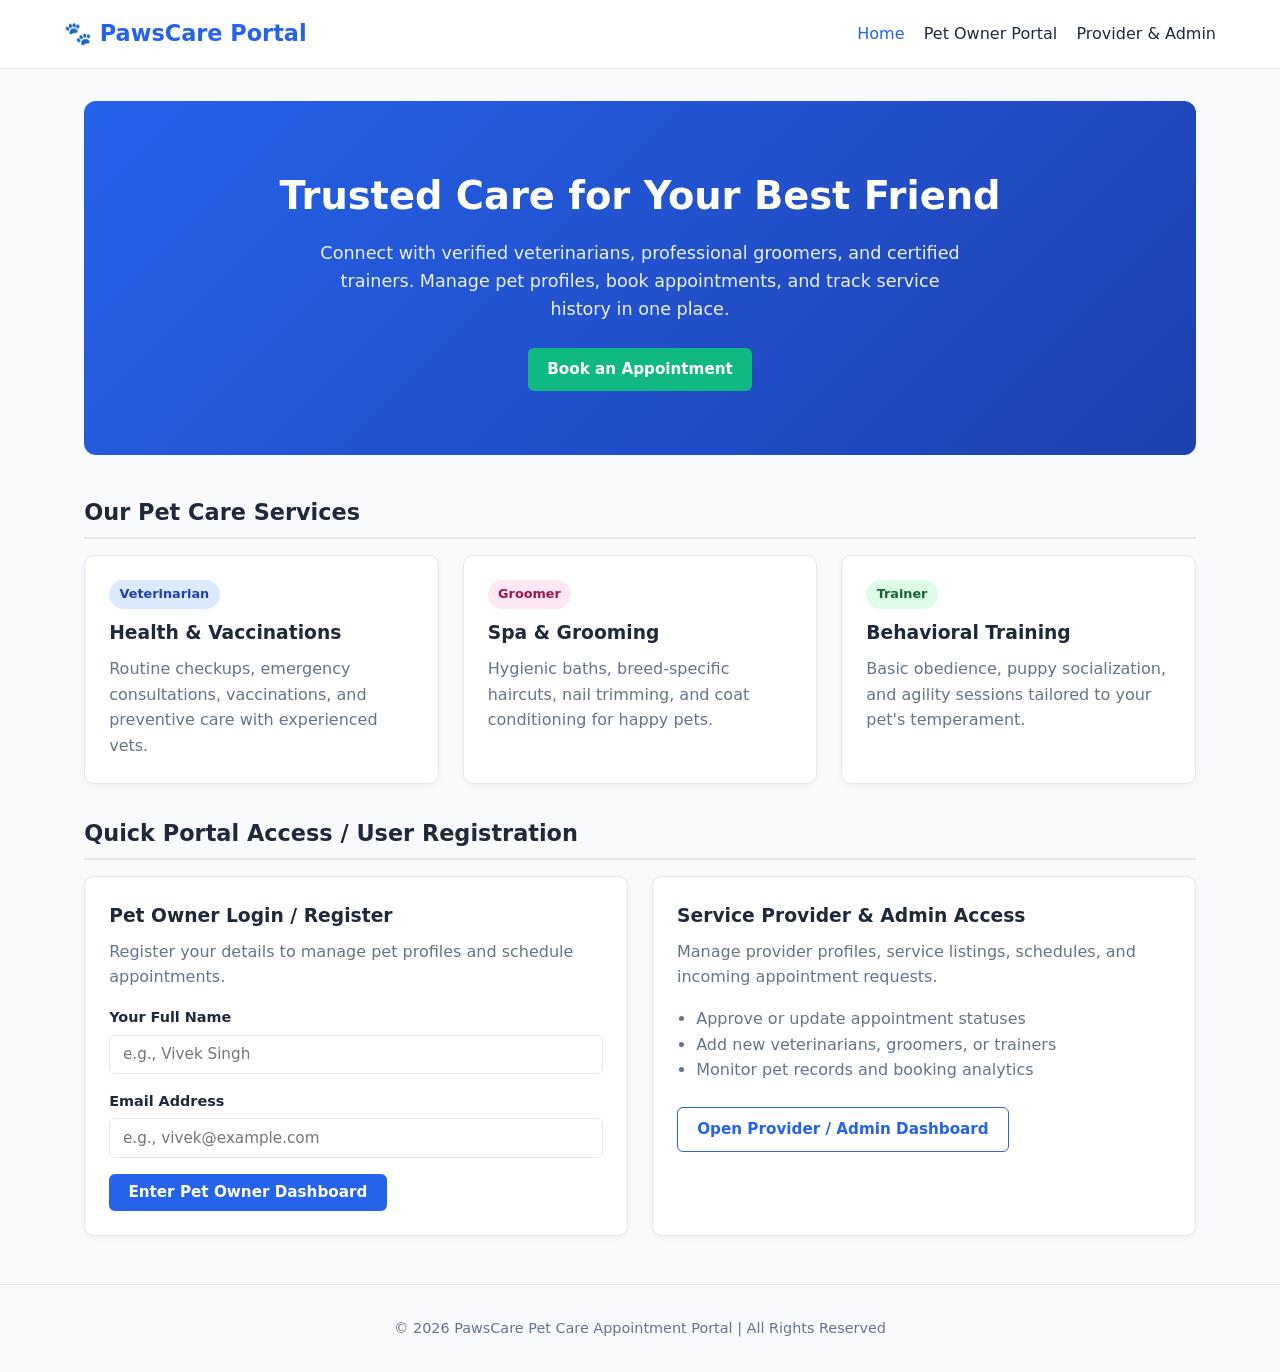
<file: index.html>
<!DOCTYPE html>
<html lang="en">
<head>
  <meta charset="UTF-8" />
  <meta name="viewport" content="width=device-width, initial-scale=1.0" />
  <title>PawsCare | Pet Care Appointment Portal</title>
  <link rel="stylesheet" href="style.css" />
</head>
<body>
  <nav>
    <a href="index.html" class="logo">🐾 PawsCare Portal</a>
    <div class="nav-links">
      <a href="index.html" class="active">Home</a>
      <a href="dashboard.html">Pet Owner Portal</a>
      <a href="admin.html">Provider & Admin</a>
    </div>
  </nav>

  <div class="container">
    <section class="hero">
      <h1>Trusted Care for Your Best Friend</h1>
      <p>Connect with verified veterinarians, professional groomers, and certified trainers. Manage pet profiles, book appointments, and track service history in one place.</p>
      <a href="dashboard.html" class="btn btn-success">Book an Appointment</a>
    </section>

    <h2 class="section-title">Our Pet Care Services</h2>
    <div class="grid">
      <div class="card">
        <span class="badge badge-vet">Veterinarian</span>
        <h3 style="margin-top: 0.6rem;">Health & Vaccinations</h3>
        <p style="color: var(--muted);">Routine checkups, emergency consultations, vaccinations, and preventive care with experienced vets.</p>
      </div>
      <div class="card">
        <span class="badge badge-groomer">Groomer</span>
        <h3 style="margin-top: 0.6rem;">Spa & Grooming</h3>
        <p style="color: var(--muted);">Hygienic baths, breed-specific haircuts, nail trimming, and coat conditioning for happy pets.</p>
      </div>
      <div class="card">
        <span class="badge badge-trainer">Trainer</span>
        <h3 style="margin-top: 0.6rem;">Behavioral Training</h3>
        <p style="color: var(--muted);">Basic obedience, puppy socialization, and agility sessions tailored to your pet's temperament.</p>
      </div>
    </div>

    <h2 class="section-title">Quick Portal Access / User Registration</h2>
    <div class="grid">
      <div class="card">
        <h3>Pet Owner Login / Register</h3>
        <p style="color: var(--muted); margin-bottom: 1rem;">Register your details to manage pet profiles and schedule appointments.</p>
        <form id="ownerLoginForm">
          <div class="form-group">
            <label for="ownerName">Your Full Name</label>
            <input type="text" id="ownerName" placeholder="e.g., Vivek Singh" required />
          </div>
          <div class="form-group">
            <label for="ownerEmail">Email Address</label>
            <input type="email" id="ownerEmail" placeholder="e.g., vivek@example.com" required />
          </div>
          <button type="submit" class="btn btn-primary">Enter Pet Owner Dashboard</button>
        </form>
      </div>

      <div class="card">
        <h3>Service Provider & Admin Access</h3>
        <p style="color: var(--muted); margin-bottom: 1rem;">Manage provider profiles, service listings, schedules, and incoming appointment requests.</p>
        <ul style="margin-left: 1.2rem; margin-bottom: 1.5rem; color: var(--muted);">
          <li>Approve or update appointment statuses</li>
          <li>Add new veterinarians, groomers, or trainers</li>
          <li>Monitor pet records and booking analytics</li>
        </ul>
        <a href="admin.html" class="btn btn-outline">Open Provider / Admin Dashboard</a>
      </div>
    </div>
  </div>

  <footer>
    &copy; 2026 PawsCare Pet Care Appointment Portal | All Rights Reserved
  </footer>

  <script src="app.js"></script>
</body>
</html>
</file>
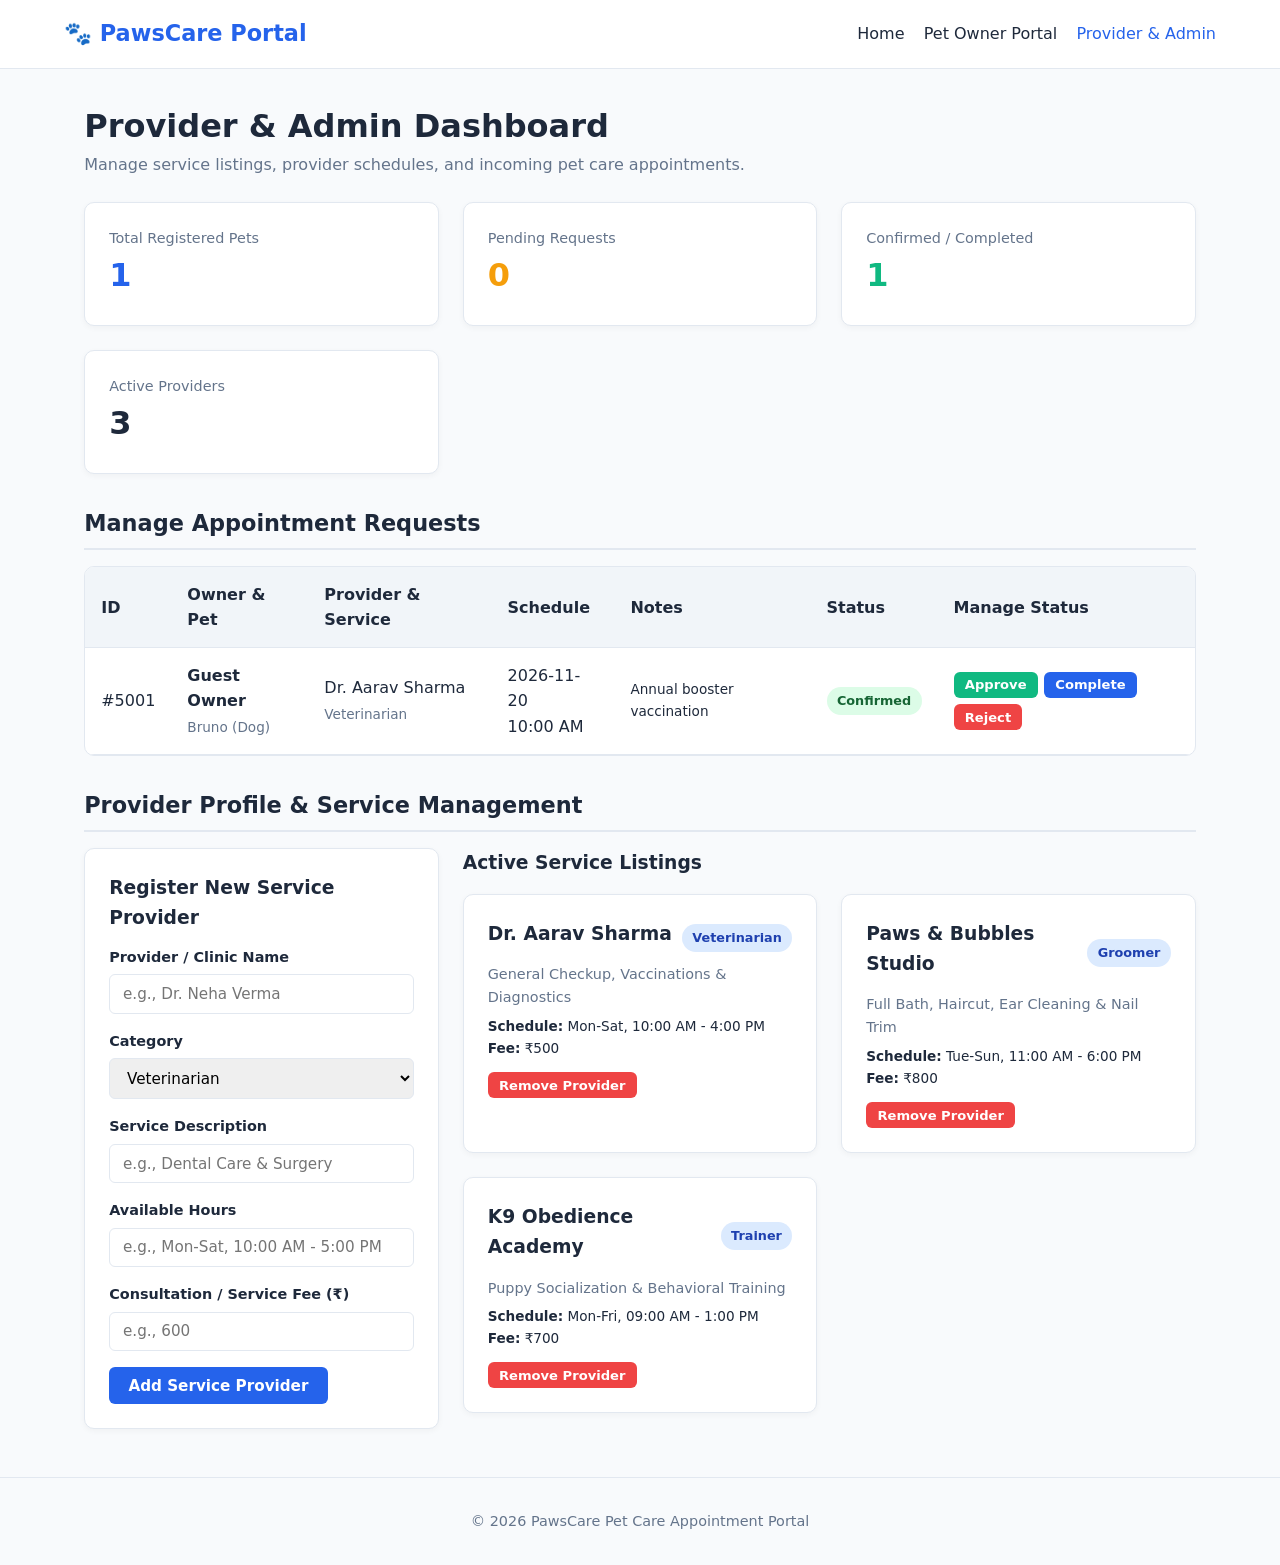
<file: admin.html>
<!DOCTYPE html>
<html lang="en">
<head>
  <meta charset="UTF-8" />
  <meta name="viewport" content="width=device-width, initial-scale=1.0" />
  <title>Provider & Admin Dashboard | PawsCare</title>
  <link rel="stylesheet" href="style.css" />
</head>
<body>
  <nav>
    <a href="index.html" class="logo">🐾 PawsCare Portal</a>
    <div class="nav-links">
      <a href="index.html">Home</a>
      <a href="dashboard.html">Pet Owner Portal</a>
      <a href="admin.html" class="active">Provider & Admin</a>
    </div>
  </nav>

  <div class="container">
    <h1>Provider & Admin Dashboard</h1>
    <p style="color: var(--muted);">Manage service listings, provider schedules, and incoming pet care appointments.</p>

    <!-- Summary Stats -->
    <div class="grid" style="margin-top: 1.5rem;">
      <div class="card">
        <p style="color: var(--muted); font-size: 0.9rem;">Total Registered Pets</p>
        <h2 id="statPets" style="font-size: 2rem; color: var(--primary);">0</h2>
      </div>
      <div class="card">
        <p style="color: var(--muted); font-size: 0.9rem;">Pending Requests</p>
        <h2 id="statPending" style="font-size: 2rem; color: var(--warning);">0</h2>
      </div>
      <div class="card">
        <p style="color: var(--muted); font-size: 0.9rem;">Confirmed / Completed</p>
        <h2 id="statConfirmed" style="font-size: 2rem; color: var(--secondary);">0</h2>
      </div>
      <div class="card">
        <p style="color: var(--muted); font-size: 0.9rem;">Active Providers</p>
        <h2 id="statProviders" style="font-size: 2rem; color: var(--text);">0</h2>
      </div>
    </div>

    <!-- Incoming Appointments Management -->
    <h2 class="section-title">Manage Appointment Requests</h2>
    <div class="table-wrapper">
      <table>
        <thead>
          <tr>
            <th>ID</th>
            <th>Owner & Pet</th>
            <th>Provider & Service</th>
            <th>Schedule</th>
            <th>Notes</th>
            <th>Status</th>
            <th>Manage Status</th>
          </tr>
        </thead>
        <tbody id="adminAppointmentsTable"></tbody>
      </table>
    </div>

    <!-- Add New Service Provider -->
    <h2 class="section-title">Provider Profile & Service Management</h2>
    <div class="grid">
      <div class="card">
        <h3>Register New Service Provider</h3>
        <form id="addProviderForm" style="margin-top: 0.8rem;">
          <div class="form-group">
            <label for="provName">Provider / Clinic Name</label>
            <input type="text" id="provName" placeholder="e.g., Dr. Neha Verma" required />
          </div>
          <div class="form-group">
            <label for="provRole">Category</label>
            <select id="provRole" required>
              <option value="Veterinarian">Veterinarian</option>
              <option value="Groomer">Groomer</option>
              <option value="Trainer">Trainer</option>
            </select>
          </div>
          <div class="form-group">
            <label for="provSpecialty">Service Description</label>
            <input type="text" id="provSpecialty" placeholder="e.g., Dental Care & Surgery" required />
          </div>
          <div class="form-group">
            <label for="provSchedule">Available Hours</label>
            <input type="text" id="provSchedule" placeholder="e.g., Mon-Sat, 10:00 AM - 5:00 PM" required />
          </div>
          <div class="form-group">
            <label for="provFee">Consultation / Service Fee (₹)</label>
            <input type="number" id="provFee" min="100" placeholder="e.g., 600" required />
          </div>
          <button type="submit" class="btn btn-primary">Add Service Provider</button>
        </form>
      </div>

      <div style="grid-column: span 2;">
        <h3>Active Service Listings</h3>
        <div id="adminProviderList" class="grid"></div>
      </div>
    </div>
  </div>

  <footer>
    &copy; 2026 PawsCare Pet Care Appointment Portal
  </footer>

  <script src="app.js"></script>
</body>
</html>
</file>
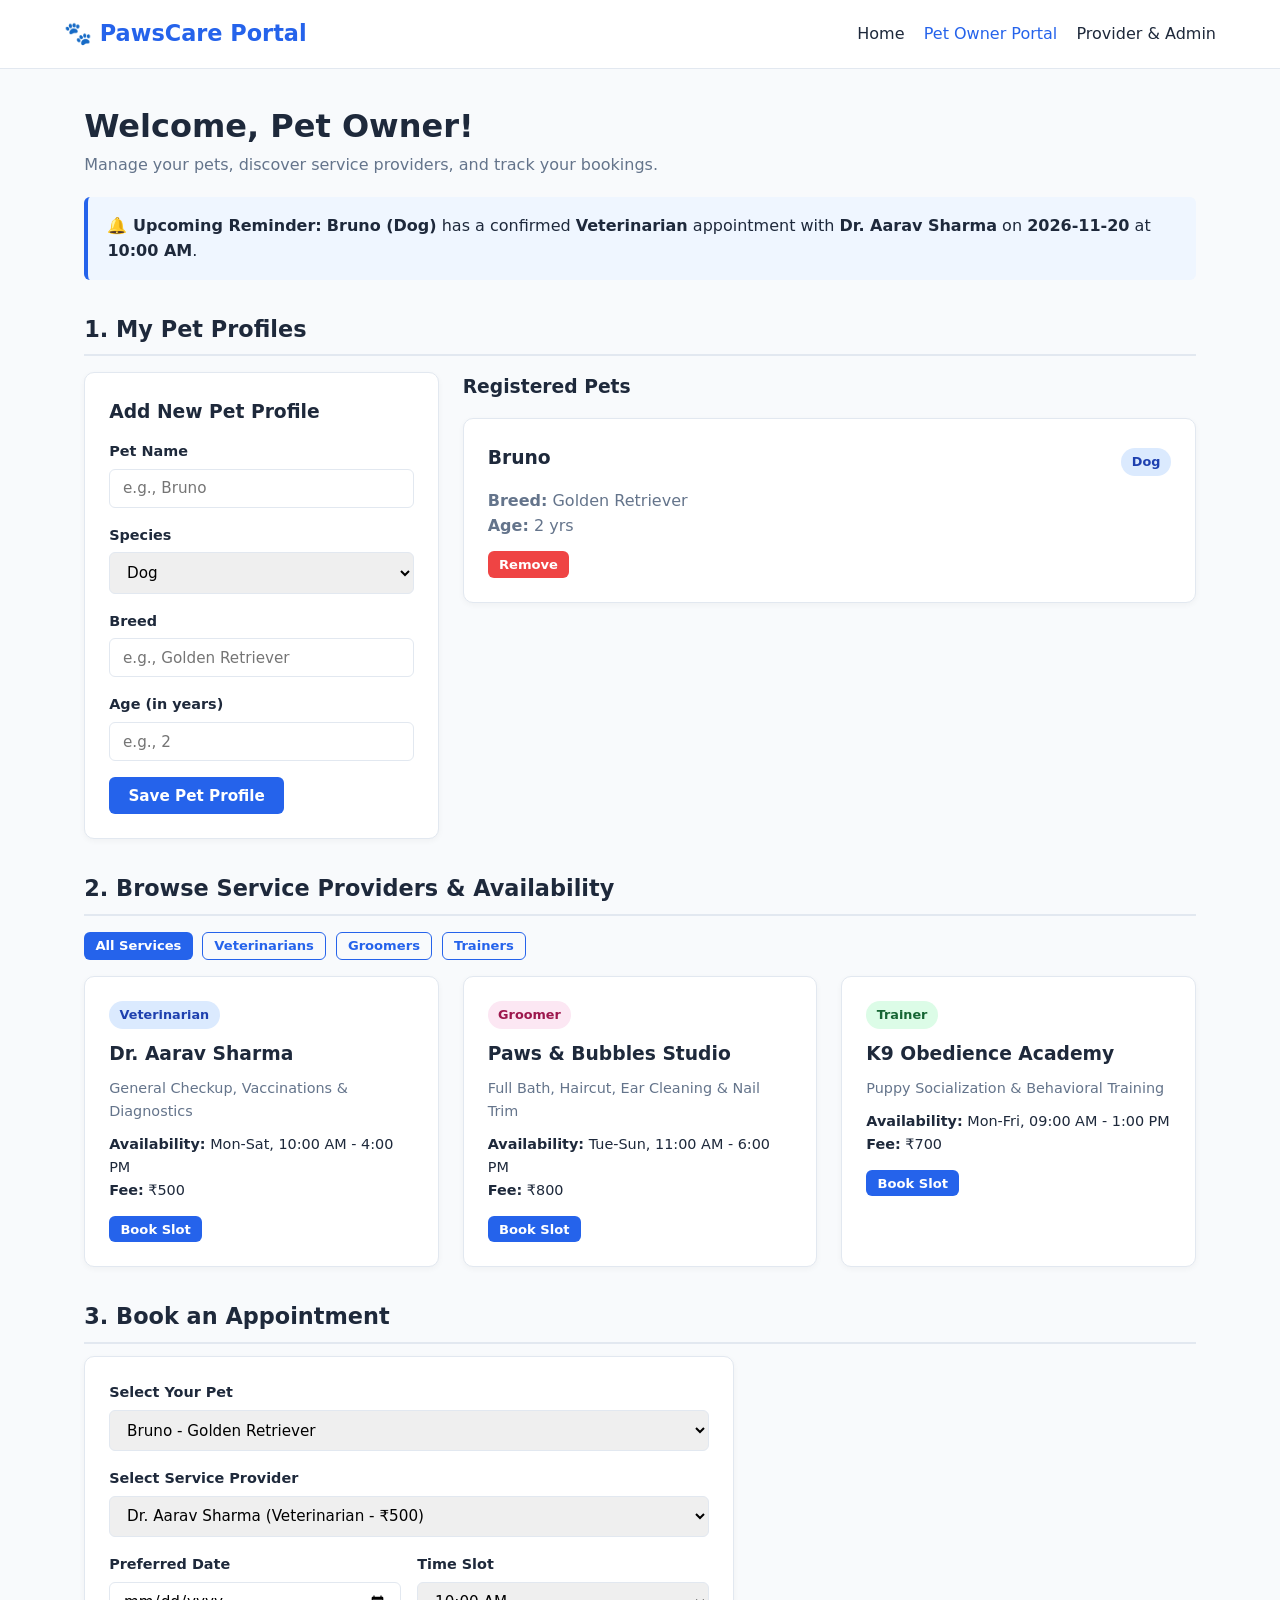
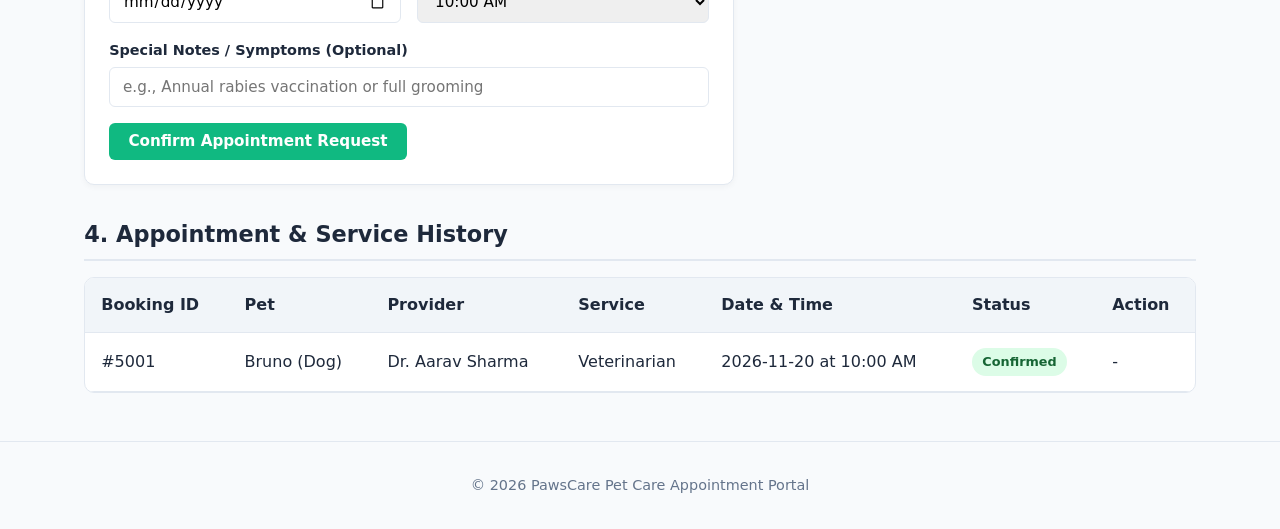
<file: dashboard.html>
<!DOCTYPE html>
<html lang="en">
<head>
  <meta charset="UTF-8" />
  <meta name="viewport" content="width=device-width, initial-scale=1.0" />
  <title>Pet Owner Dashboard | PawsCare</title>
  <link rel="stylesheet" href="style.css" />
</head>
<body>
  <nav>
    <a href="index.html" class="logo">🐾 PawsCare Portal</a>
    <div class="nav-links">
      <a href="index.html">Home</a>
      <a href="dashboard.html" class="active">Pet Owner Portal</a>
      <a href="admin.html">Provider & Admin</a>
    </div>
  </nav>

  <div class="container">
    <div style="display: flex; justify-content: space-between; align-items: center; flex-wrap: wrap; gap: 1rem;">
      <div>
        <h1 id="welcomeHeading">Welcome, Pet Owner!</h1>
        <p style="color: var(--muted);">Manage your pets, discover service providers, and track your bookings.</p>
      </div>
    </div>

    <!-- Reminder & Notification Banner -->
    <div id="reminderContainer" style="margin-top: 1.2rem;"></div>

    <!-- Section 1: Pet Profile Management -->
    <h2 class="section-title">1. My Pet Profiles</h2>
    <div class="grid">
      <div class="card">
        <h3>Add New Pet Profile</h3>
        <form id="addPetForm" style="margin-top: 0.8rem;">
          <div class="form-group">
            <label for="petName">Pet Name</label>
            <input type="text" id="petName" placeholder="e.g., Bruno" required />
          </div>
          <div class="form-group">
            <label for="petSpecies">Species</label>
            <select id="petSpecies" required>
              <option value="Dog">Dog</option>
              <option value="Cat">Cat</option>
              <option value="Bird">Bird</option>
              <option value="Rabbit">Rabbit</option>
            </select>
          </div>
          <div class="form-group">
            <label for="petBreed">Breed</label>
            <input type="text" id="petBreed" placeholder="e.g., Golden Retriever" required />
          </div>
          <div class="form-group">
            <label for="petAge">Age (in years)</label>
            <input type="number" id="petAge" min="0" max="30" step="0.5" placeholder="e.g., 2" required />
          </div>
          <button type="submit" class="btn btn-primary">Save Pet Profile</button>
        </form>
      </div>

      <div style="grid-column: span 2;">
        <h3>Registered Pets</h3>
        <div id="petList" class="grid"></div>
      </div>
    </div>

    <!-- Section 2: Browse Service Providers -->
    <h2 class="section-title">2. Browse Service Providers & Availability</h2>
    <div class="filter-bar">
      <button class="btn btn-primary btn-sm filter-btn" data-role="All">All Services</button>
      <button class="btn btn-outline btn-sm filter-btn" data-role="Veterinarian">Veterinarians</button>
      <button class="btn btn-outline btn-sm filter-btn" data-role="Groomer">Groomers</button>
      <button class="btn btn-outline btn-sm filter-btn" data-role="Trainer">Trainers</button>
    </div>
    <div id="providerList" class="grid"></div>

    <!-- Section 3: Book an Appointment -->
    <h2 class="section-title" id="bookingSection">3. Book an Appointment</h2>
    <div class="card" style="max-width: 650px;">
      <form id="bookAppointmentForm">
        <div class="form-group">
          <label for="selectPet">Select Your Pet</label>
          <select id="selectPet" required></select>
        </div>
        <div class="form-group">
          <label for="selectProvider">Select Service Provider</label>
          <select id="selectProvider" required></select>
        </div>
        <div class="grid" style="margin-top: 0; gap: 1rem;">
          <div class="form-group">
            <label for="apptDate">Preferred Date</label>
            <input type="date" id="apptDate" required />
          </div>
          <div class="form-group">
            <label for="apptTime">Time Slot</label>
            <select id="apptTime" required>
              <option value="10:00 AM">10:00 AM</option>
              <option value="11:30 AM">11:30 AM</option>
              <option value="02:00 PM">02:00 PM</option>
              <option value="04:30 PM">04:30 PM</option>
            </select>
          </div>
        </div>
        <div class="form-group">
          <label for="apptNotes">Special Notes / Symptoms (Optional)</label>
          <input type="text" id="apptNotes" placeholder="e.g., Annual rabies vaccination or full grooming" />
        </div>
        <button type="submit" class="btn btn-success">Confirm Appointment Request</button>
      </form>
    </div>

    <!-- Section 4: Service & Appointment History -->
    <h2 class="section-title">4. Appointment & Service History</h2>
    <div class="table-wrapper">
      <table>
        <thead>
          <tr>
            <th>Booking ID</th>
            <th>Pet</th>
            <th>Provider</th>
            <th>Service</th>
            <th>Date & Time</th>
            <th>Status</th>
            <th>Action</th>
          </tr>
        </thead>
        <tbody id="ownerAppointmentsTable"></tbody>
      </table>
    </div>
  </div>

  <footer>
    &copy; 2026 PawsCare Pet Care Appointment Portal
  </footer>

  <script src="app.js"></script>
</body>
</html>
</file>
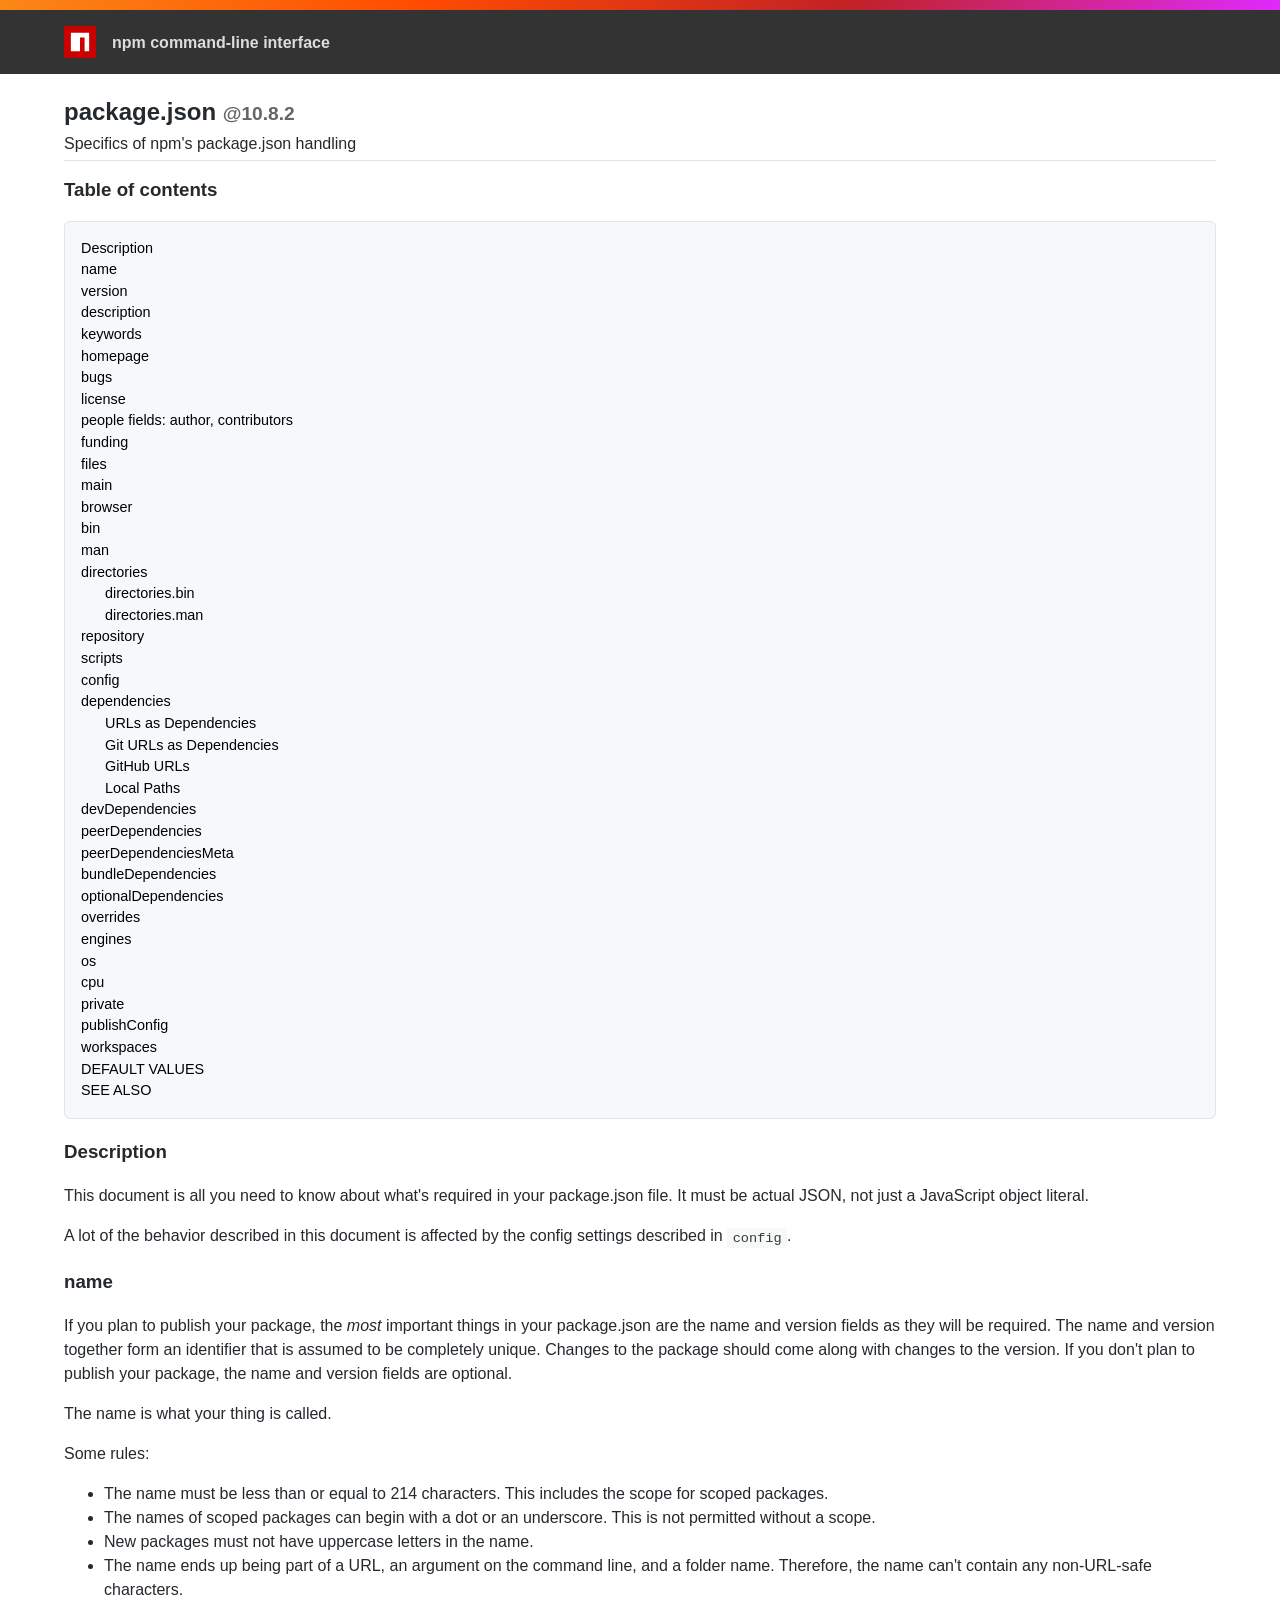
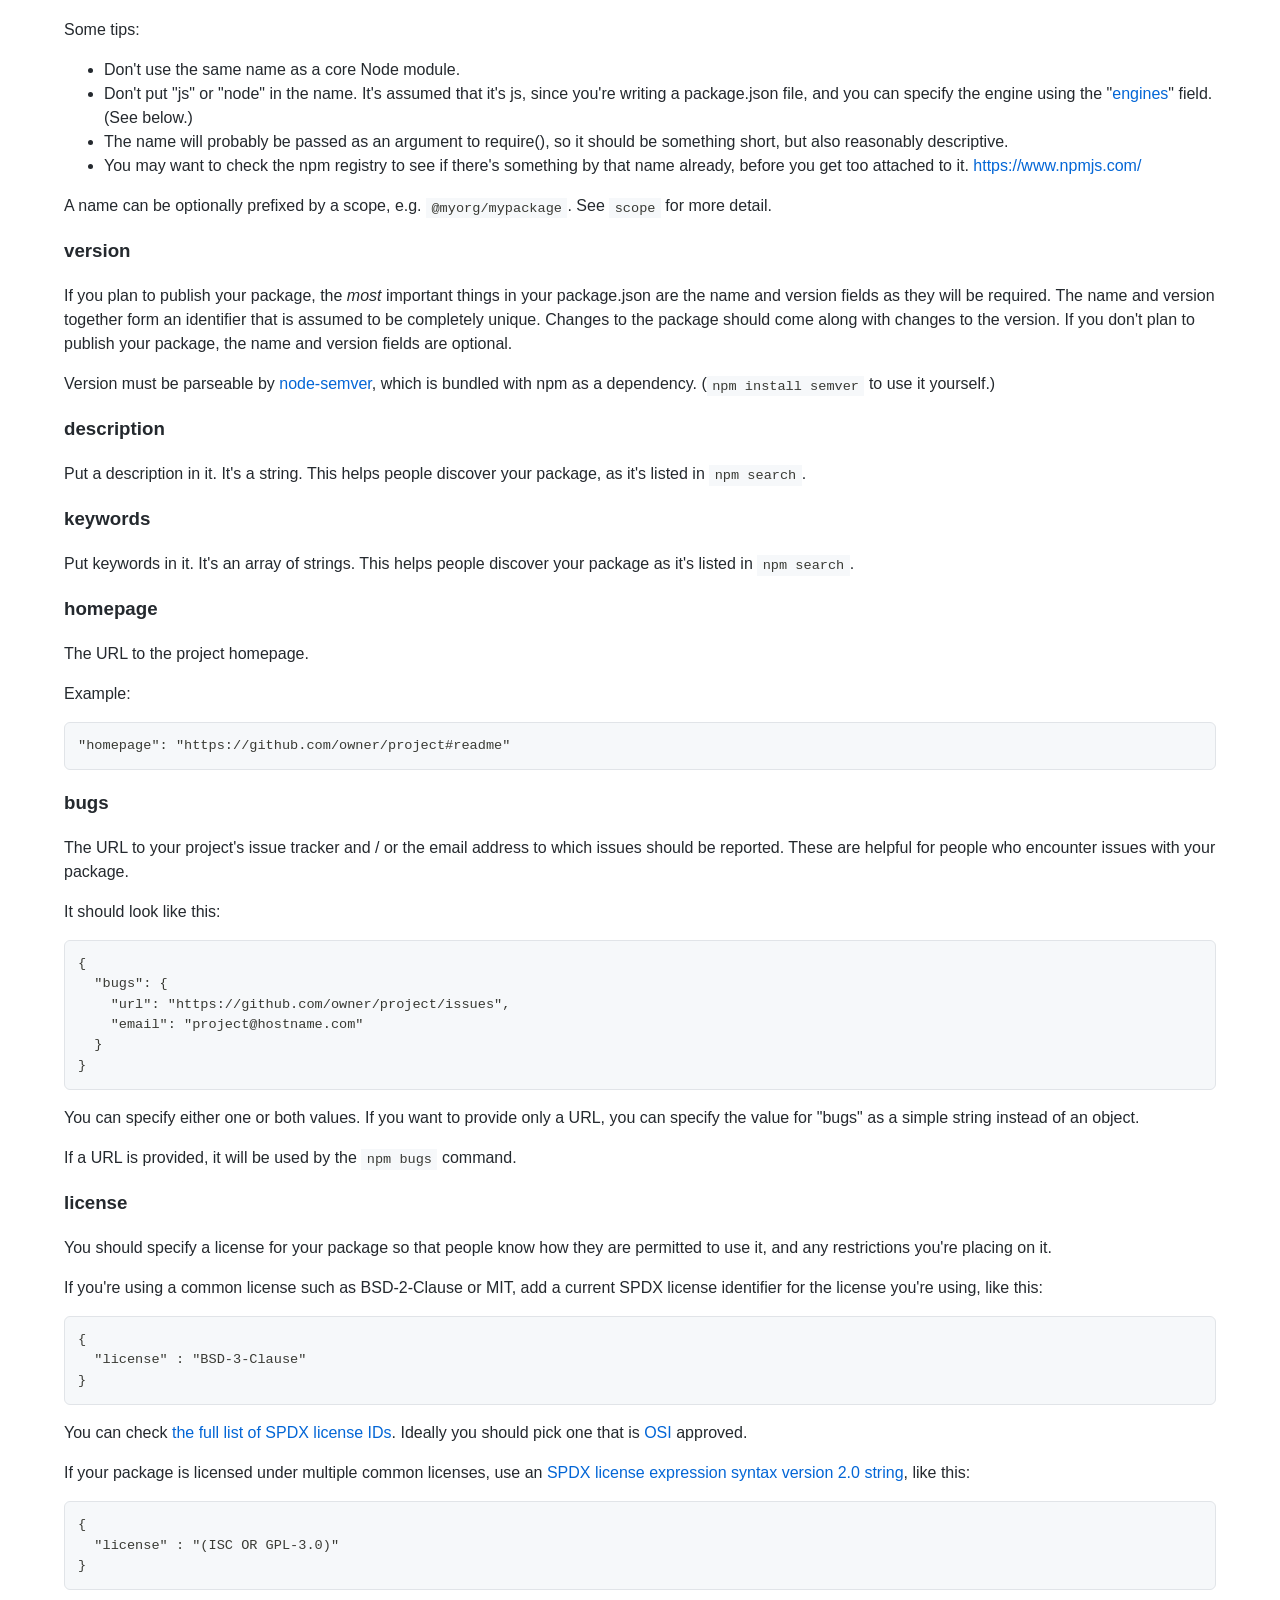
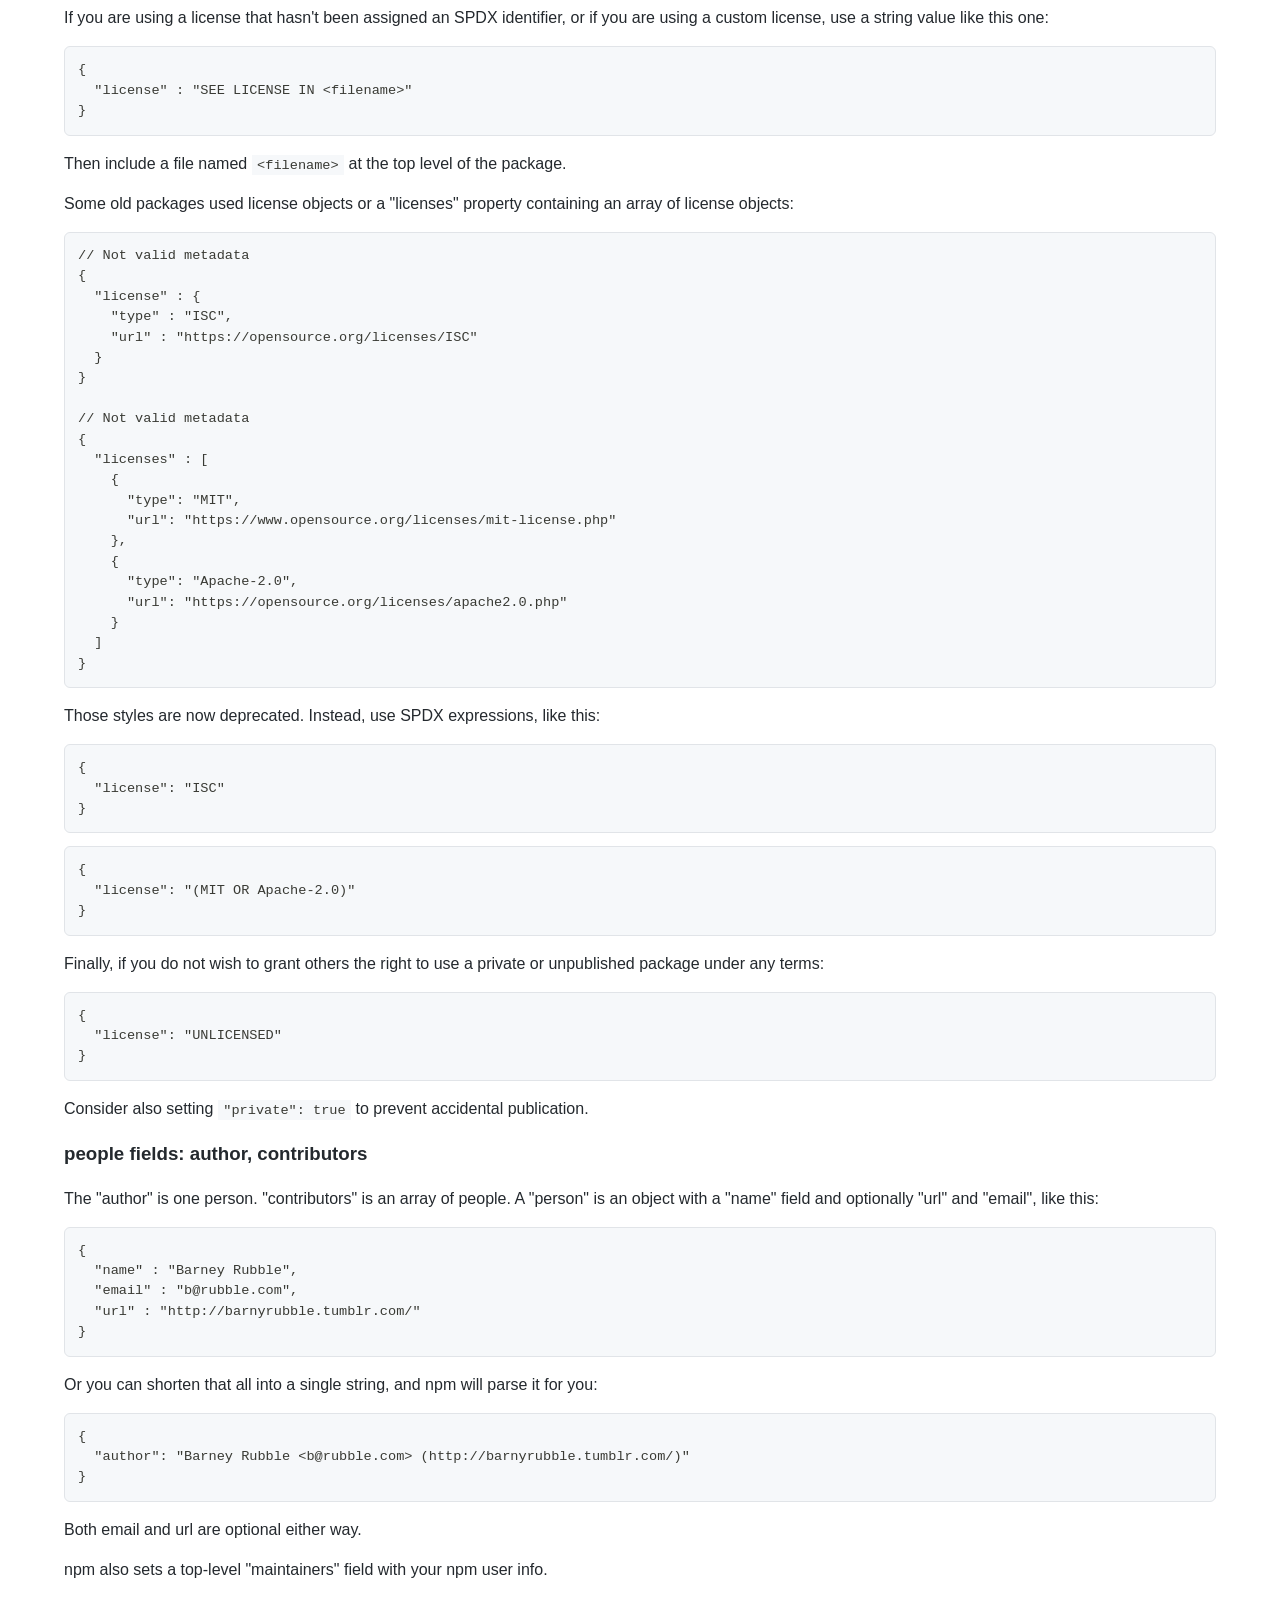
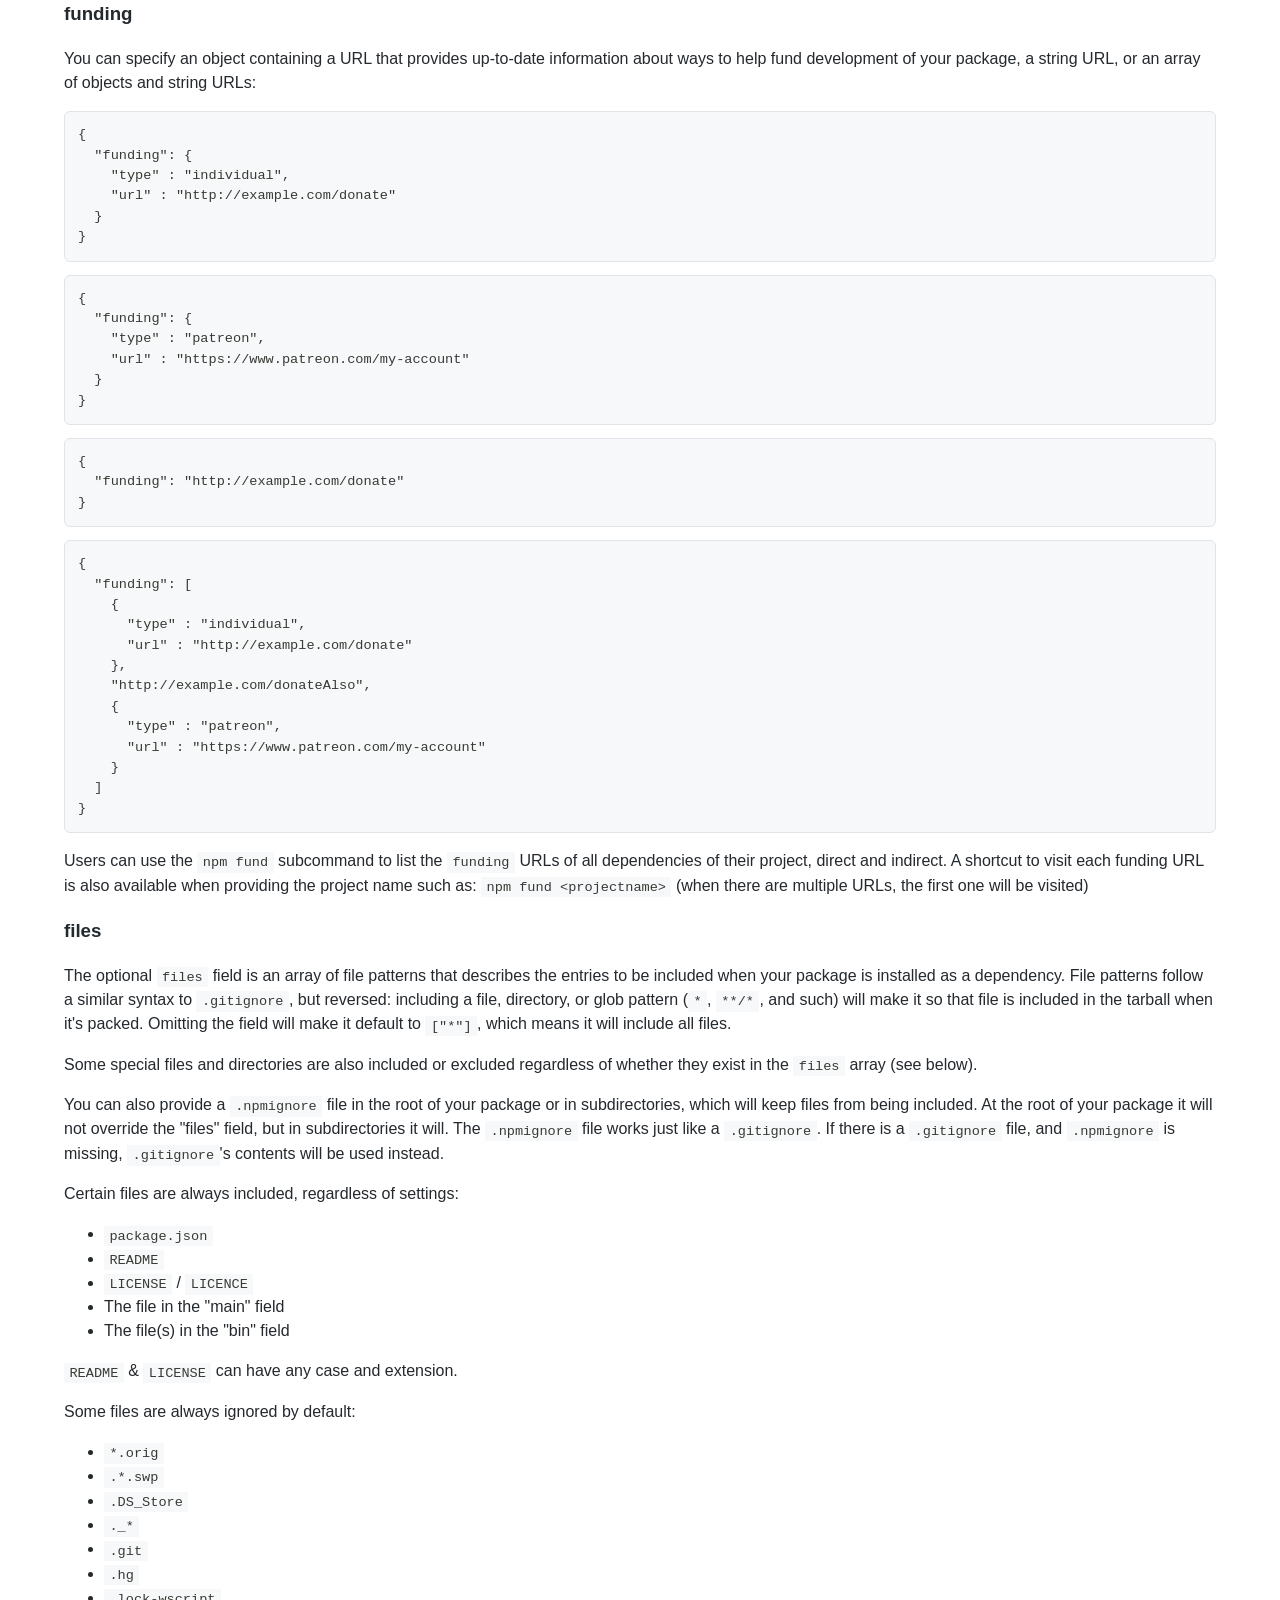
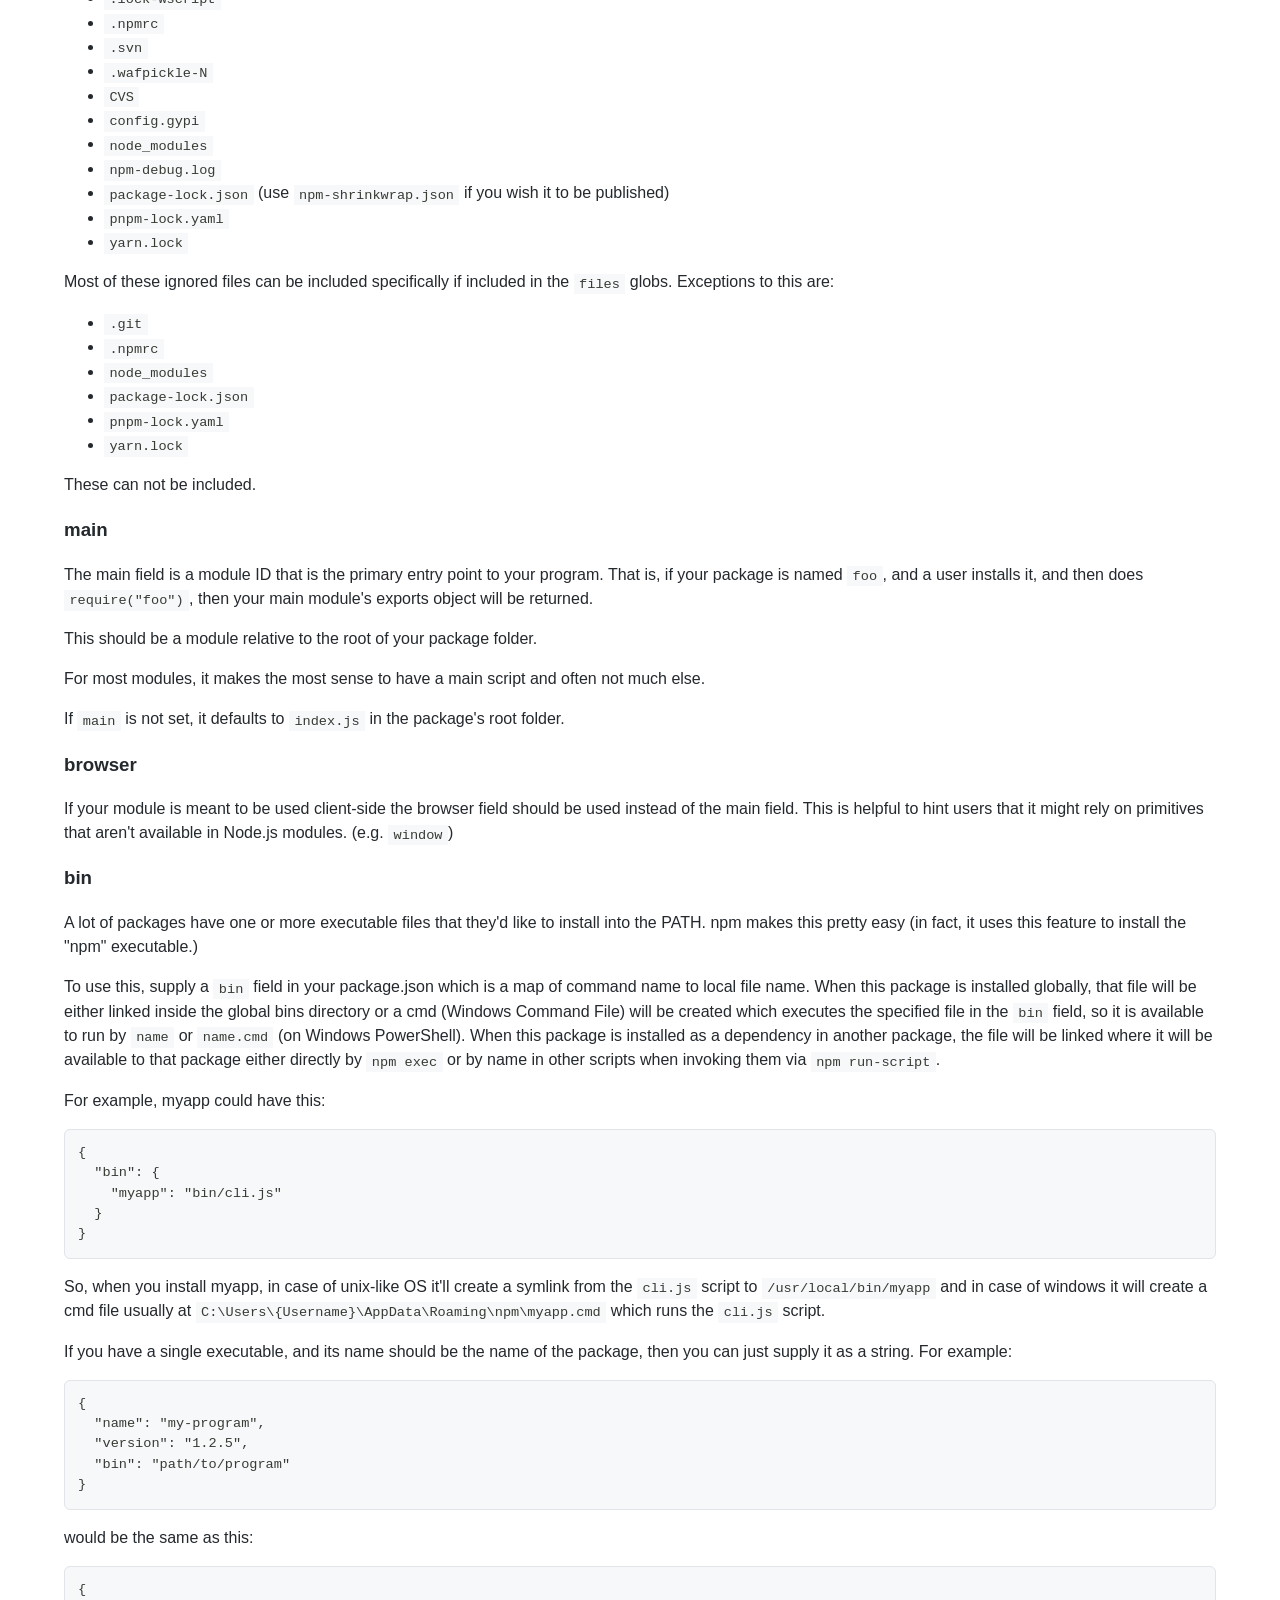
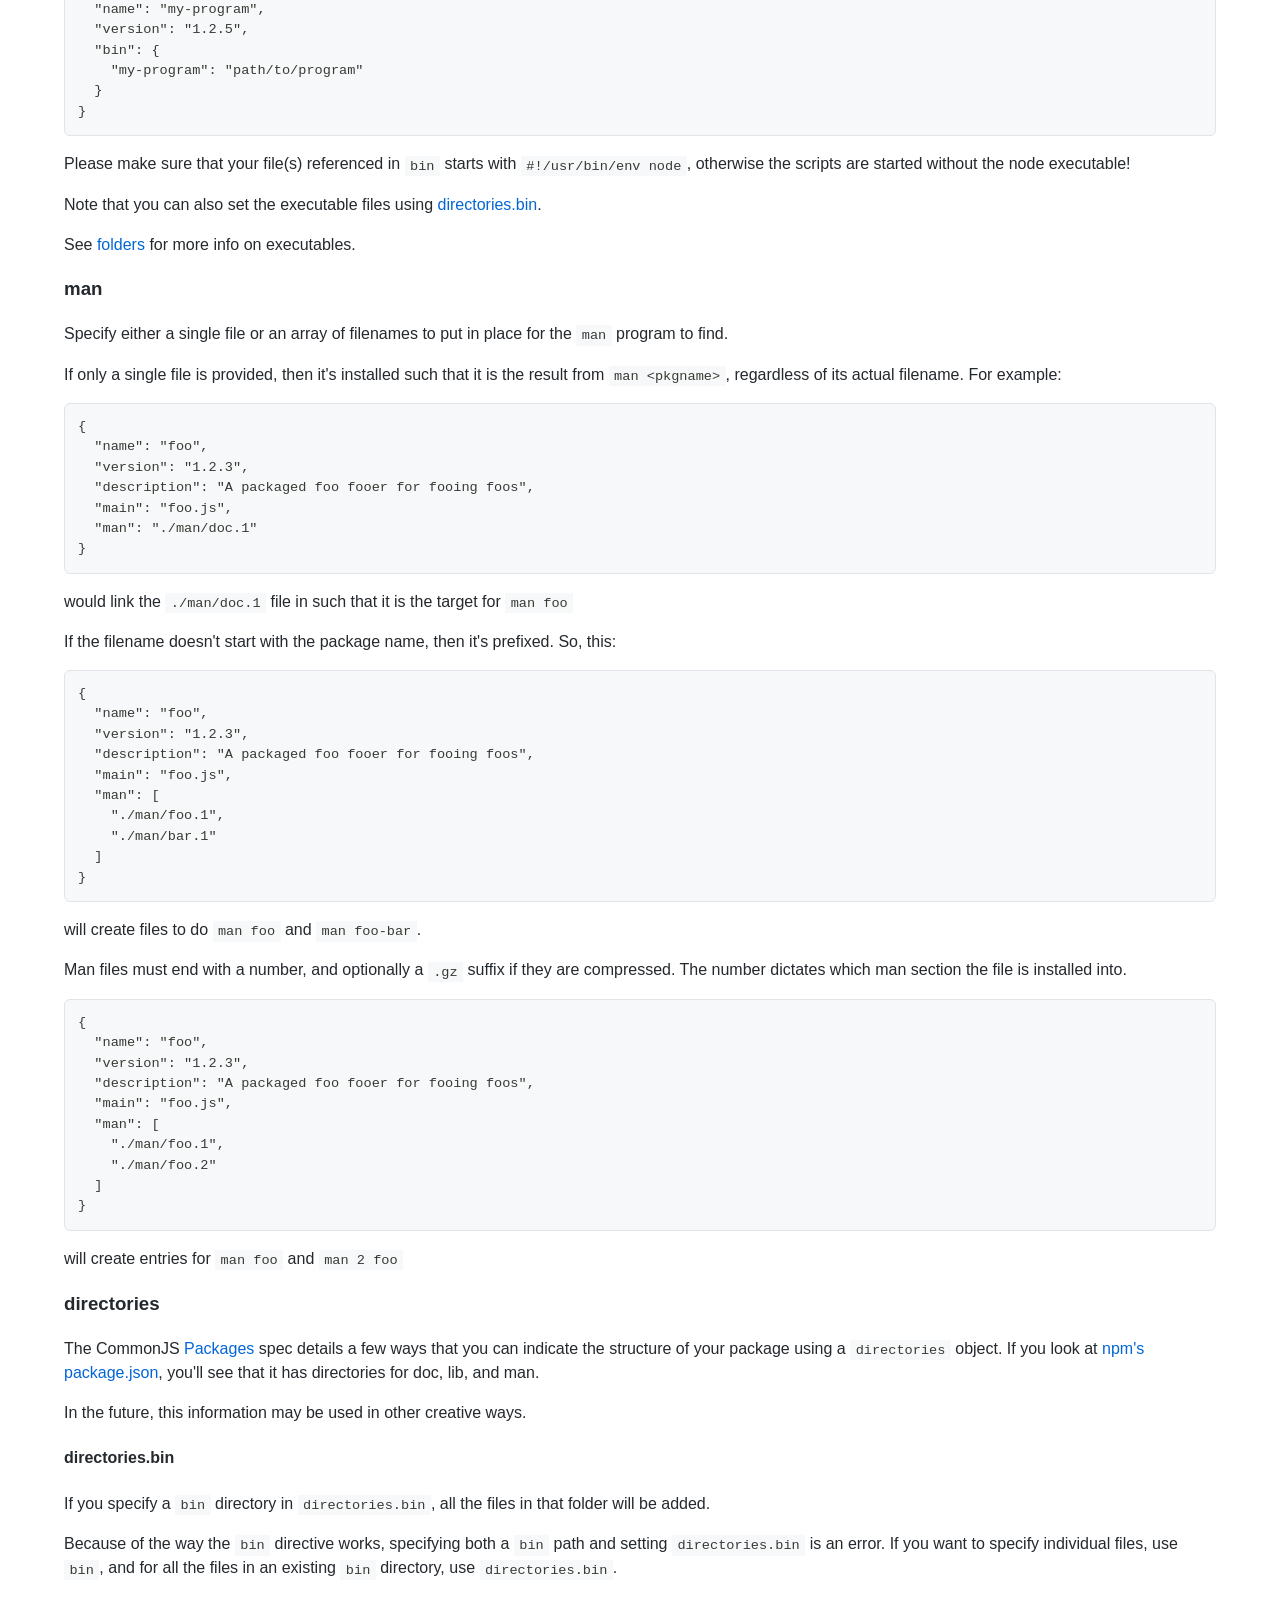
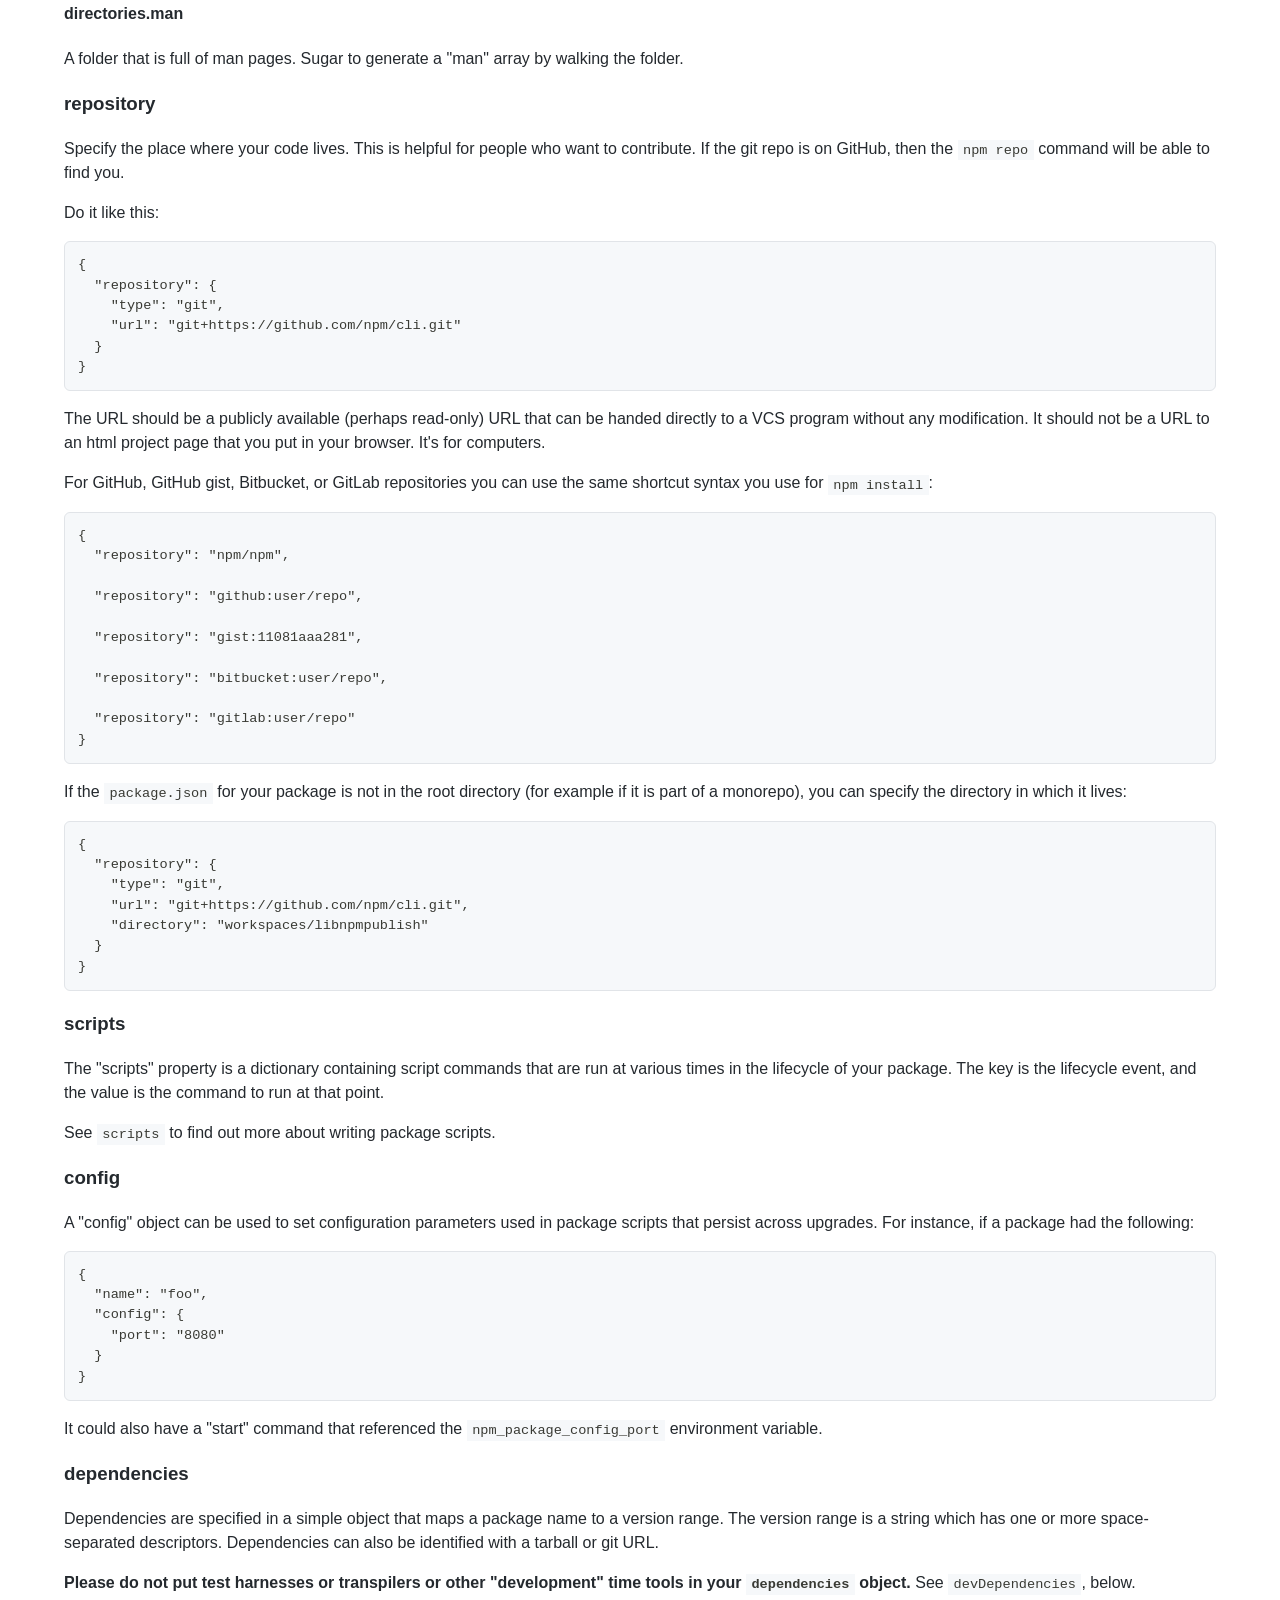
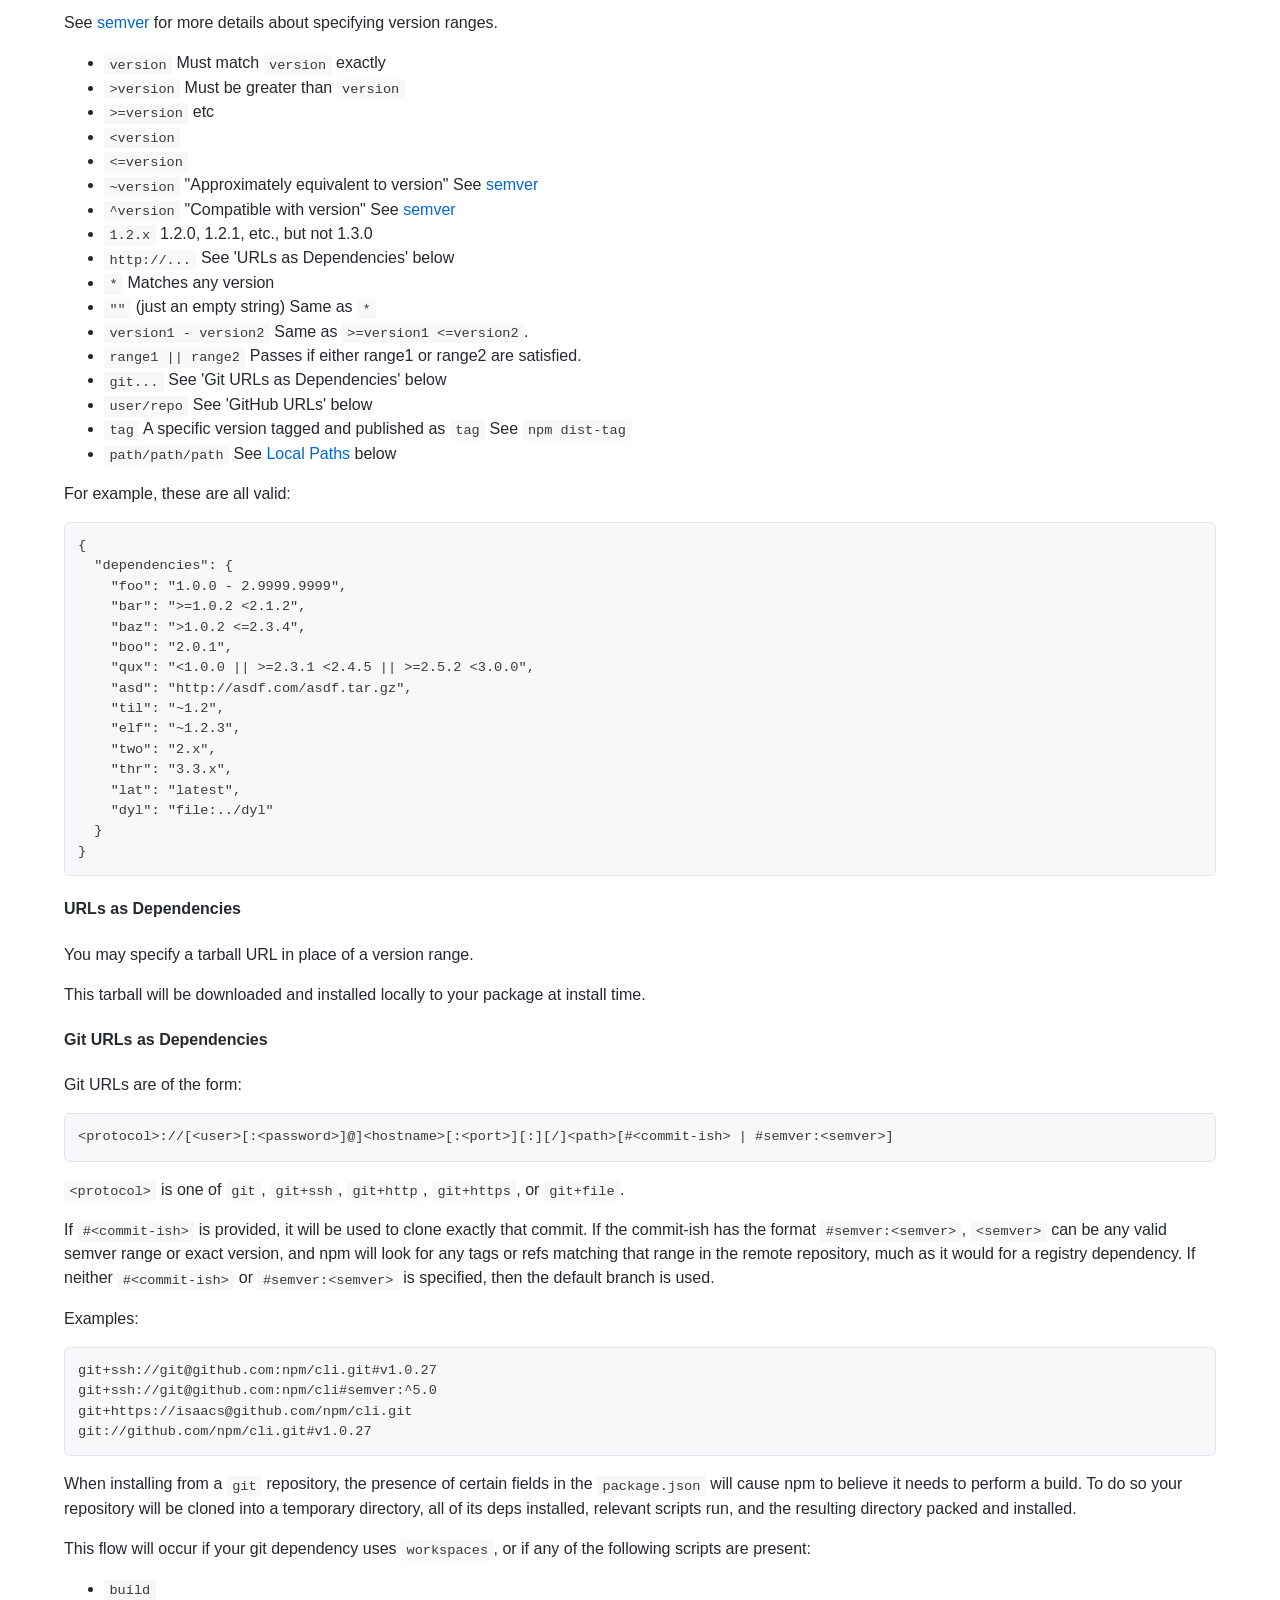
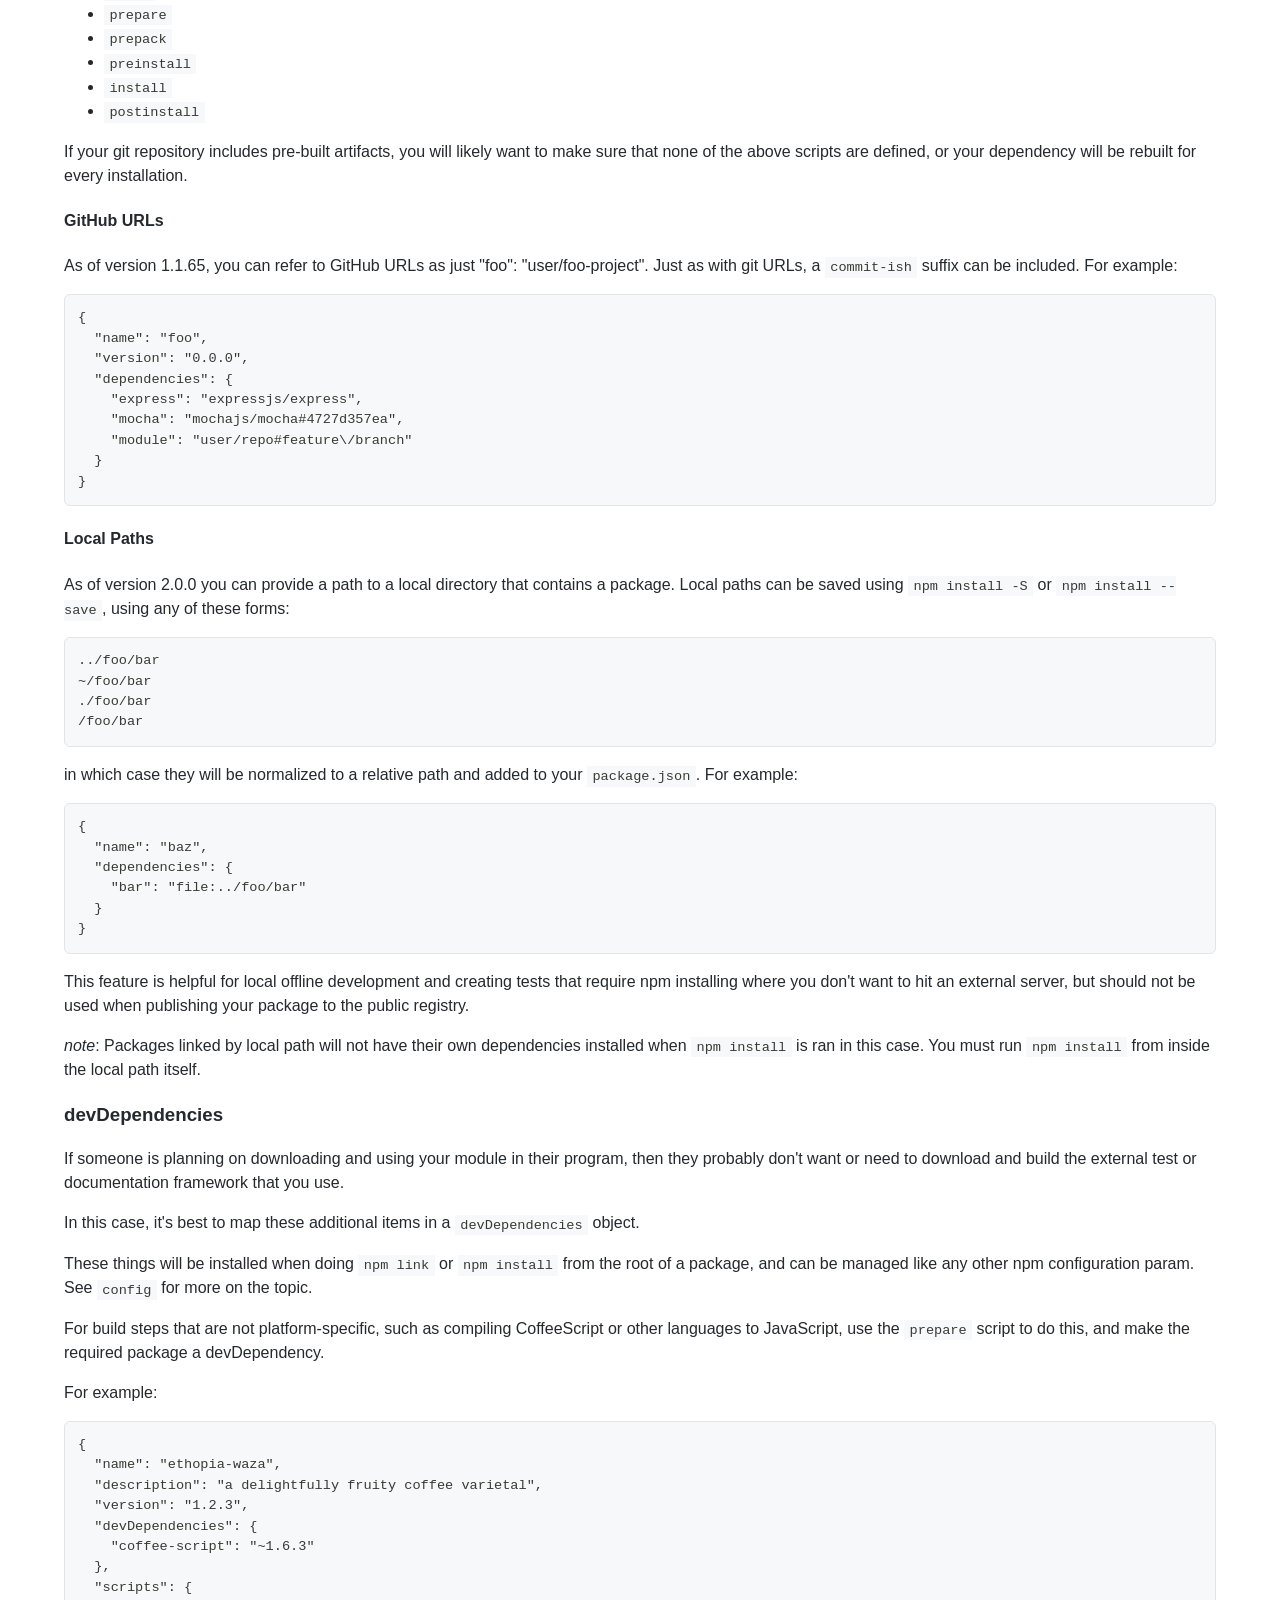
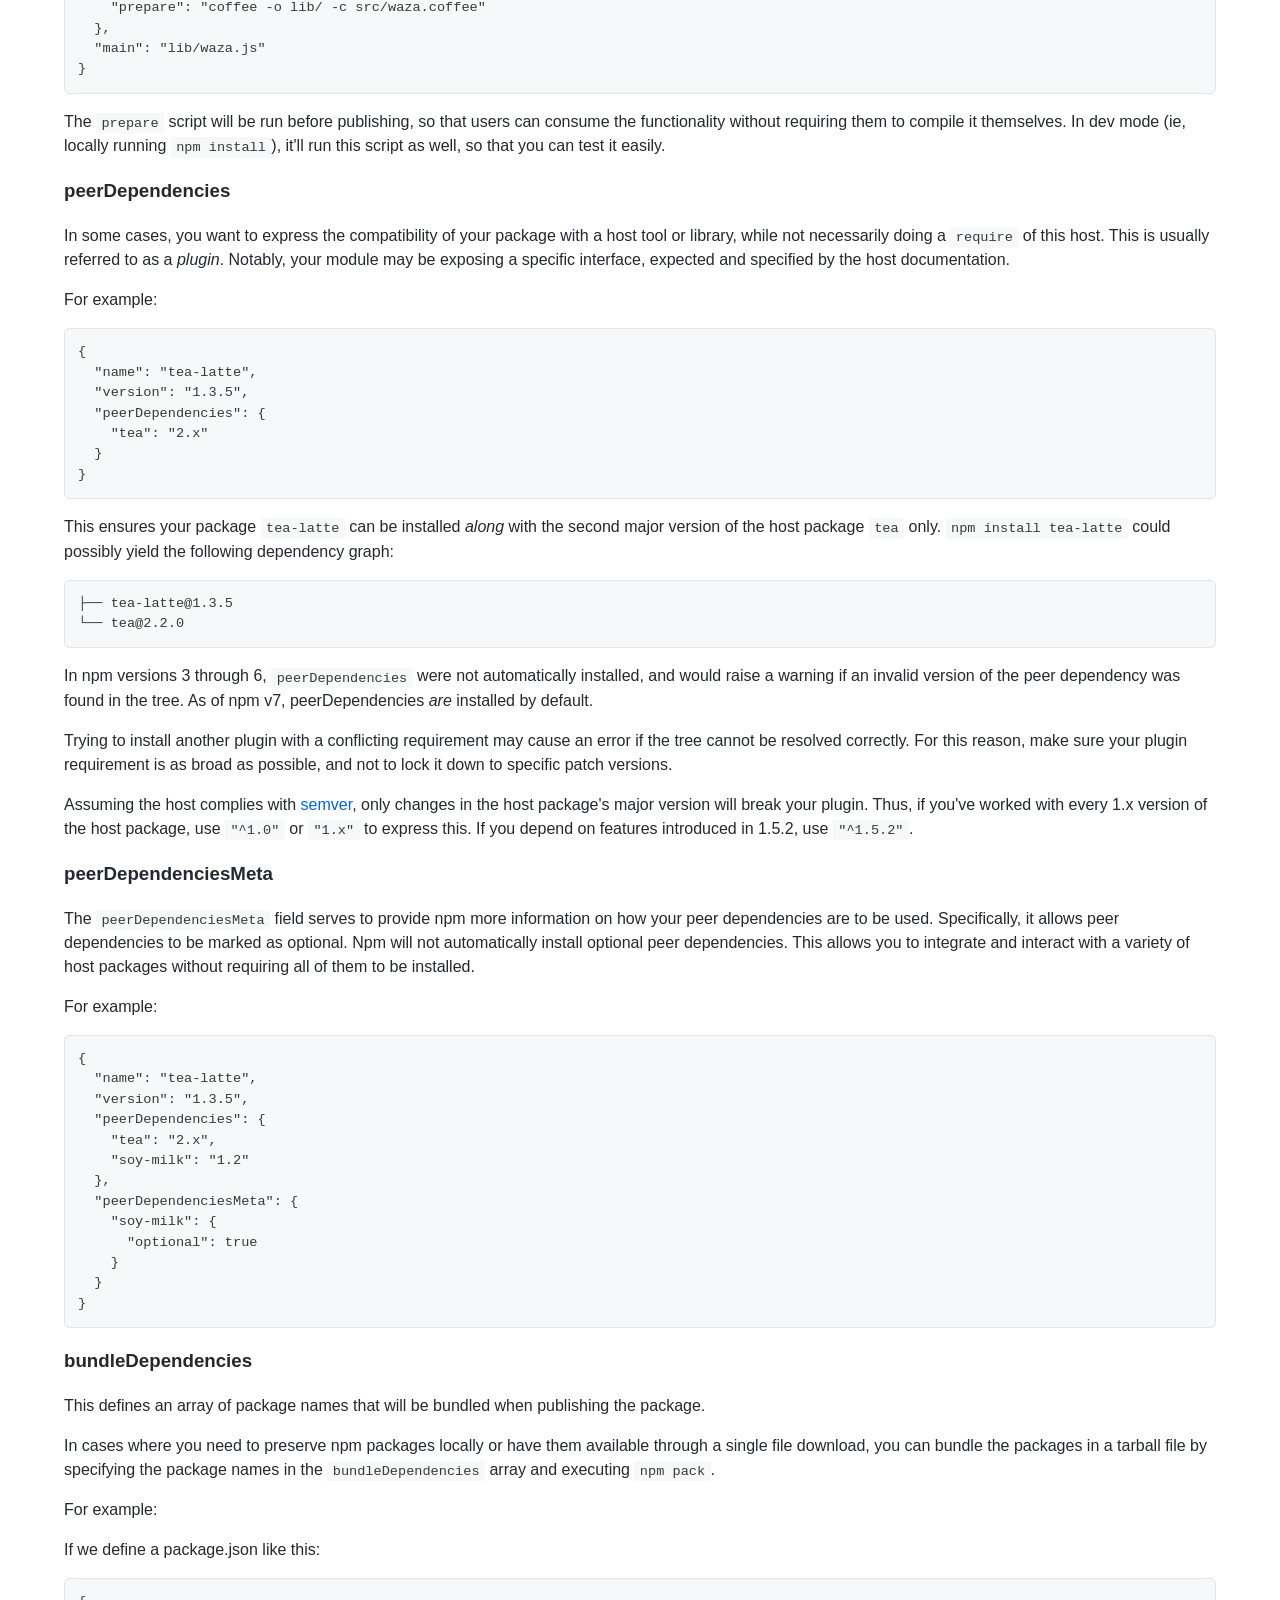
<file: npm-json.html>
<!DOCTYPE html><html><head>
<meta charset="utf-8">
<title>package.json</title>
<style>
body {
    background-color: #ffffff;
    color: #24292e;

    margin: 0;

    line-height: 1.5;

    font-family: -apple-system, BlinkMacSystemFont, "Segoe UI", Helvetica, Arial, sans-serif, "Apple Color Emoji", "Segoe UI Emoji";
}
#rainbar {
    height: 10px;
    background-image: linear-gradient(139deg, #fb8817, #ff4b01, #c12127, #e02aff);
}

a {
    text-decoration: none;
    color: #0366d6;
}
a:hover {
    text-decoration: underline;
}

pre {
    margin: 1em 0px;
    padding: 1em;
    border: solid 1px #e1e4e8;
    border-radius: 6px;

    display: block;
    overflow: auto;

    white-space: pre;

    background-color: #f6f8fa;
    color: #393a34;
}
code {
    font-family: SFMono-Regular, Consolas, "Liberation Mono", Menlo, Courier, monospace;
    font-size: 85%;
    padding: 0.2em 0.4em;
    background-color: #f6f8fa;
    color: #393a34;
}
pre > code {
    padding: 0;
    background-color: inherit;
    color: inherit;
}
h1, h2, h3 {
    font-weight: 600;
}

#logobar {
    background-color: #333333;
    margin: 0 auto;
    padding: 1em 4em;
}
#logobar .logo {
    float: left;
}
#logobar .title {
    font-weight: 600;
    color: #dddddd;
    float: left;
    margin: 5px 0 0 1em;
}
#logobar:after {
    content: "";
    display: block;
    clear: both;
}

#content {
    margin: 0 auto;
    padding: 0 4em;
}

#table_of_contents > h2 {
    font-size: 1.17em;
}
#table_of_contents ul:first-child {
    border: solid 1px #e1e4e8;
    border-radius: 6px;
    padding: 1em;
    background-color: #f6f8fa;
    color: #393a34;
}
#table_of_contents ul {
    list-style-type: none;
    padding-left: 1.5em;
}
#table_of_contents li {
    font-size: 0.9em;
}
#table_of_contents li a {
    color: #000000;
}

header.title {
    border-bottom: solid 1px #e1e4e8;
}
header.title > h1 {
    margin-bottom: 0.25em;
}
header.title > .description {
    display: block;
    margin-bottom: 0.5em;
    line-height: 1;
}

header.title .version {
    font-size: 0.8em;
    color: #666666;
}

footer#edit {
    border-top: solid 1px #e1e4e8;
    margin: 3em 0 4em 0;
    padding-top: 2em;
}
</style>
</head>
<body>
<div id="banner">
<div id="rainbar"></div>
<div id="logobar">
<svg class="logo" role="img" height="32" width="32" viewBox="0 0 700 700">
<polygon fill="#cb0000" points="0,700 700,700 700,0 0,0"></polygon>
<polygon fill="#ffffff" points="150,550 350,550 350,250 450,250 450,550 550,550 550,150 150,150"></polygon>
</svg>
<div class="title">
npm command-line interface
</div>
</div>
</div>

<section id="content">
<header class="title">
<h1 id="----packagejson----1082">
    <span>package.json</span>
    <span class="version">@10.8.2</span>
</h1>
<span class="description">Specifics of npm's package.json handling</span>
</header>

<section id="table_of_contents">
<h2 id="table-of-contents">Table of contents</h2>
<div id="_table_of_contents"><ul><li><a href="#description">Description</a></li><li><a href="#name">name</a></li><li><a href="#version">version</a></li><li><a href="#description2">description</a></li><li><a href="#keywords">keywords</a></li><li><a href="#homepage">homepage</a></li><li><a href="#bugs">bugs</a></li><li><a href="#license">license</a></li><li><a href="#people-fields-author-contributors">people fields: author, contributors</a></li><li><a href="#funding">funding</a></li><li><a href="#files">files</a></li><li><a href="#main">main</a></li><li><a href="#browser">browser</a></li><li><a href="#bin">bin</a></li><li><a href="#man">man</a></li><li><a href="#directories">directories</a></li><ul><li><a href="#directoriesbin">directories.bin</a></li><li><a href="#directoriesman">directories.man</a></li></ul><li><a href="#repository">repository</a></li><li><a href="#scripts">scripts</a></li><li><a href="#config">config</a></li><li><a href="#dependencies">dependencies</a></li><ul><li><a href="#urls-as-dependencies">URLs as Dependencies</a></li><li><a href="#git-urls-as-dependencies">Git URLs as Dependencies</a></li><li><a href="#github-urls">GitHub URLs</a></li><li><a href="#local-paths">Local Paths</a></li></ul><li><a href="#devdependencies">devDependencies</a></li><li><a href="#peerdependencies">peerDependencies</a></li><li><a href="#peerdependenciesmeta">peerDependenciesMeta</a></li><li><a href="#bundledependencies">bundleDependencies</a></li><li><a href="#optionaldependencies">optionalDependencies</a></li><li><a href="#overrides">overrides</a></li><li><a href="#engines">engines</a></li><li><a href="#os">os</a></li><li><a href="#cpu">cpu</a></li><li><a href="#private">private</a></li><li><a href="#publishconfig">publishConfig</a></li><li><a href="#workspaces">workspaces</a></li><li><a href="#default-values">DEFAULT VALUES</a></li><li><a href="#see-also">SEE ALSO</a></li></ul></div>
</section>

<div id="_content"><h3 id="description">Description</h3>
<p>This document is all you need to know about what's required in your
package.json file.  It must be actual JSON, not just a JavaScript object
literal.</p>
<p>A lot of the behavior described in this document is affected by the config
settings described in <a href="../using-npm/config.html"><code>config</code></a>.</p>
<h3 id="name">name</h3>
<p>If you plan to publish your package, the <em>most</em> important things in your
package.json are the name and version fields as they will be required. The
name and version together form an identifier that is assumed to be
completely unique.  Changes to the package should come along with changes
to the version. If you don't plan to publish your package, the name and
version fields are optional.</p>
<p>The name is what your thing is called.</p>
<p>Some rules:</p>
<ul>
<li>The name must be less than or equal to 214 characters. This includes the
scope for scoped packages.</li>
<li>The names of scoped packages can begin with a dot or an underscore. This
is not permitted without a scope.</li>
<li>New packages must not have uppercase letters in the name.</li>
<li>The name ends up being part of a URL, an argument on the command line,
and a folder name. Therefore, the name can't contain any non-URL-safe
characters.</li>
</ul>
<p>Some tips:</p>
<ul>
<li>Don't use the same name as a core Node module.</li>
<li>Don't put "js" or "node" in the name.  It's assumed that it's js, since
you're writing a package.json file, and you can specify the engine using
the "<a href="#engines">engines</a>" field.  (See below.)</li>
<li>The name will probably be passed as an argument to require(), so it
should be something short, but also reasonably descriptive.</li>
<li>You may want to check the npm registry to see if there's something by
that name already, before you get too attached to it.
<a href="https://www.npmjs.com/">https://www.npmjs.com/</a></li>
</ul>
<p>A name can be optionally prefixed by a scope, e.g. <code>@myorg/mypackage</code>. See
<a href="../using-npm/scope.html"><code>scope</code></a> for more detail.</p>
<h3 id="version">version</h3>
<p>If you plan to publish your package, the <em>most</em> important things in your
package.json are the name and version fields as they will be required. The
name and version together form an identifier that is assumed to be
completely unique.  Changes to the package should come along with changes
to the version. If you don't plan to publish your package, the name and
version fields are optional.</p>
<p>Version must be parseable by
<a href="https://github.com/npm/node-semver">node-semver</a>, which is bundled with
npm as a dependency.  (<code>npm install semver</code> to use it yourself.)</p>
<h3 id="description2">description</h3>
<p>Put a description in it.  It's a string.  This helps people discover your
package, as it's listed in <code>npm search</code>.</p>
<h3 id="keywords">keywords</h3>
<p>Put keywords in it.  It's an array of strings.  This helps people discover
your package as it's listed in <code>npm search</code>.</p>
<h3 id="homepage">homepage</h3>
<p>The URL to the project homepage.</p>
<p>Example:</p>
<pre><code class="language-json">"homepage": "https://github.com/owner/project#readme"
</code></pre>
<h3 id="bugs">bugs</h3>
<p>The URL to your project's issue tracker and / or the email address to which
issues should be reported. These are helpful for people who encounter
issues with your package.</p>
<p>It should look like this:</p>
<pre><code class="language-json">{
  "bugs": {
    "url": "https://github.com/owner/project/issues",
    "email": "project@hostname.com"
  }
}
</code></pre>
<p>You can specify either one or both values. If you want to provide only a
URL, you can specify the value for "bugs" as a simple string instead of an
object.</p>
<p>If a URL is provided, it will be used by the <code>npm bugs</code> command.</p>
<h3 id="license">license</h3>
<p>You should specify a license for your package so that people know how they
are permitted to use it, and any restrictions you're placing on it.</p>
<p>If you're using a common license such as BSD-2-Clause or MIT, add a current
SPDX license identifier for the license you're using, like this:</p>
<pre><code class="language-json">{
  "license" : "BSD-3-Clause"
}
</code></pre>
<p>You can check <a href="https://spdx.org/licenses/">the full list of SPDX license
IDs</a>.  Ideally you should pick one that is
<a href="https://opensource.org/licenses/">OSI</a> approved.</p>
<p>If your package is licensed under multiple common licenses, use an <a href="https://spdx.dev/specifications/">SPDX
license expression syntax version 2.0
string</a>, like this:</p>
<pre><code class="language-json">{
  "license" : "(ISC OR GPL-3.0)"
}
</code></pre>
<p>If you are using a license that hasn't been assigned an SPDX identifier, or if
you are using a custom license, use a string value like this one:</p>
<pre><code class="language-json">{
  "license" : "SEE LICENSE IN &lt;filename&gt;"
}
</code></pre>
<p>Then include a file named <code>&lt;filename&gt;</code> at the top level of the package.</p>
<p>Some old packages used license objects or a "licenses" property containing
an array of license objects:</p>
<pre><code class="language-json">// Not valid metadata
{
  "license" : {
    "type" : "ISC",
    "url" : "https://opensource.org/licenses/ISC"
  }
}

// Not valid metadata
{
  "licenses" : [
    {
      "type": "MIT",
      "url": "https://www.opensource.org/licenses/mit-license.php"
    },
    {
      "type": "Apache-2.0",
      "url": "https://opensource.org/licenses/apache2.0.php"
    }
  ]
}
</code></pre>
<p>Those styles are now deprecated. Instead, use SPDX expressions, like this:</p>
<pre><code class="language-json">{
  "license": "ISC"
}
</code></pre>
<pre><code class="language-json">{
  "license": "(MIT OR Apache-2.0)"
}
</code></pre>
<p>Finally, if you do not wish to grant others the right to use a private or
unpublished package under any terms:</p>
<pre><code class="language-json">{
  "license": "UNLICENSED"
}
</code></pre>
<p>Consider also setting <code>"private": true</code> to prevent accidental publication.</p>
<h3 id="people-fields-author-contributors">people fields: author, contributors</h3>
<p>The "author" is one person.  "contributors" is an array of people.  A
"person" is an object with a "name" field and optionally "url" and "email",
like this:</p>
<pre><code class="language-json">{
  "name" : "Barney Rubble",
  "email" : "b@rubble.com",
  "url" : "http://barnyrubble.tumblr.com/"
}
</code></pre>
<p>Or you can shorten that all into a single string, and npm will parse it for
you:</p>
<pre><code class="language-json">{
  "author": "Barney Rubble &lt;b@rubble.com&gt; (http://barnyrubble.tumblr.com/)"
}
</code></pre>
<p>Both email and url are optional either way.</p>
<p>npm also sets a top-level "maintainers" field with your npm user info.</p>
<h3 id="funding">funding</h3>
<p>You can specify an object containing a URL that provides up-to-date
information about ways to help fund development of your package, a
string URL, or an array of objects and string URLs:</p>
<pre><code class="language-json">{
  "funding": {
    "type" : "individual",
    "url" : "http://example.com/donate"
  }
}
</code></pre>
<pre><code class="language-json">{
  "funding": {
    "type" : "patreon",
    "url" : "https://www.patreon.com/my-account"
  }
}
</code></pre>
<pre><code class="language-json">{
  "funding": "http://example.com/donate"
}
</code></pre>
<pre><code class="language-json">{
  "funding": [
    {
      "type" : "individual",
      "url" : "http://example.com/donate"
    },
    "http://example.com/donateAlso",
    {
      "type" : "patreon",
      "url" : "https://www.patreon.com/my-account"
    }
  ]
}
</code></pre>
<p>Users can use the <code>npm fund</code> subcommand to list the <code>funding</code> URLs of all
dependencies of their project, direct and indirect. A shortcut to visit
each funding URL is also available when providing the project name such as:
<code>npm fund &lt;projectname&gt;</code> (when there are multiple URLs, the first one will
be visited)</p>
<h3 id="files">files</h3>
<p>The optional <code>files</code> field is an array of file patterns that describes the
entries to be included when your package is installed as a dependency. File
patterns follow a similar syntax to <code>.gitignore</code>, but reversed: including a
file, directory, or glob pattern (<code>*</code>, <code>**/*</code>, and such) will make it so
that file is included in the tarball when it's packed. Omitting the field
will make it default to <code>["*"]</code>, which means it will include all files.</p>
<p>Some special files and directories are also included or excluded regardless
of whether they exist in the <code>files</code> array (see below).</p>
<p>You can also provide a <code>.npmignore</code> file in the root of your package or in
subdirectories, which will keep files from being included. At the root of
your package it will not override the "files" field, but in subdirectories
it will. The <code>.npmignore</code> file works just like a <code>.gitignore</code>. If there is
a <code>.gitignore</code> file, and <code>.npmignore</code> is missing, <code>.gitignore</code>'s contents
will be used instead.</p>
<p>Certain files are always included, regardless of settings:</p>
<ul>
<li><code>package.json</code></li>
<li><code>README</code></li>
<li><code>LICENSE</code> / <code>LICENCE</code></li>
<li>The file in the "main" field</li>
<li>The file(s) in the "bin" field</li>
</ul>
<p><code>README</code> &amp; <code>LICENSE</code> can have any case and extension.</p>
<p>Some files are always ignored by default:</p>
<ul>
<li><code>*.orig</code></li>
<li><code>.*.swp</code></li>
<li><code>.DS_Store</code></li>
<li><code>._*</code></li>
<li><code>.git</code></li>
<li><code>.hg</code></li>
<li><code>.lock-wscript</code></li>
<li><code>.npmrc</code></li>
<li><code>.svn</code></li>
<li><code>.wafpickle-N</code></li>
<li><code>CVS</code></li>
<li><code>config.gypi</code></li>
<li><code>node_modules</code></li>
<li><code>npm-debug.log</code></li>
<li><code>package-lock.json</code> (use
<a href="../configuring-npm/npm-shrinkwrap-json.html"><code>npm-shrinkwrap.json</code></a>
if you wish it to be published)</li>
<li><code>pnpm-lock.yaml</code></li>
<li><code>yarn.lock</code></li>
</ul>
<p>Most of these ignored files can be included specifically if included in
the <code>files</code> globs.  Exceptions to this are:</p>
<ul>
<li><code>.git</code></li>
<li><code>.npmrc</code></li>
<li><code>node_modules</code></li>
<li><code>package-lock.json</code></li>
<li><code>pnpm-lock.yaml</code></li>
<li><code>yarn.lock</code></li>
</ul>
<p>These can not be included.</p>
<h3 id="main">main</h3>
<p>The main field is a module ID that is the primary entry point to your
program.  That is, if your package is named <code>foo</code>, and a user installs it,
and then does <code>require("foo")</code>, then your main module's exports object will
be returned.</p>
<p>This should be a module relative to the root of your package folder.</p>
<p>For most modules, it makes the most sense to have a main script and often
not much else.</p>
<p>If <code>main</code> is not set, it defaults to <code>index.js</code> in the package's root folder.</p>
<h3 id="browser">browser</h3>
<p>If your module is meant to be used client-side the browser field should be
used instead of the main field. This is helpful to hint users that it might
rely on primitives that aren't available in Node.js modules. (e.g.
<code>window</code>)</p>
<h3 id="bin">bin</h3>
<p>A lot of packages have one or more executable files that they'd like to
install into the PATH. npm makes this pretty easy (in fact, it uses this
feature to install the "npm" executable.)</p>
<p>To use this, supply a <code>bin</code> field in your package.json which is a map of
command name to local file name. When this package is installed globally,
that file will be either linked inside the global bins directory or
a cmd (Windows Command File) will be created which executes the specified
file in the <code>bin</code> field, so it is available to run by <code>name</code> or <code>name.cmd</code> (on
Windows PowerShell). When this package is installed as a dependency in another
package, the file will be linked where it will be available to that package
either directly by <code>npm exec</code> or by name in other scripts when invoking them
via <code>npm run-script</code>.</p>
<p>For example, myapp could have this:</p>
<pre><code class="language-json">{
  "bin": {
    "myapp": "bin/cli.js"
  }
}
</code></pre>
<p>So, when you install myapp, in case of unix-like OS it'll create a symlink
from the <code>cli.js</code> script to <code>/usr/local/bin/myapp</code> and in case of windows it
will create a cmd file usually at <code>C:\Users\{Username}\AppData\Roaming\npm\myapp.cmd</code>
which runs the <code>cli.js</code> script.</p>
<p>If you have a single executable, and its name should be the name of the
package, then you can just supply it as a string.  For example:</p>
<pre><code class="language-json">{
  "name": "my-program",
  "version": "1.2.5",
  "bin": "path/to/program"
}
</code></pre>
<p>would be the same as this:</p>
<pre><code class="language-json">{
  "name": "my-program",
  "version": "1.2.5",
  "bin": {
    "my-program": "path/to/program"
  }
}
</code></pre>
<p>Please make sure that your file(s) referenced in <code>bin</code> starts with
<code>#!/usr/bin/env node</code>, otherwise the scripts are started without the node
executable!</p>
<p>Note that you can also set the executable files using <a href="#directoriesbin">directories.bin</a>.</p>
<p>See <a href="../configuring-npm/folders#executables.html">folders</a> for more info on
executables.</p>
<h3 id="man">man</h3>
<p>Specify either a single file or an array of filenames to put in place for
the <code>man</code> program to find.</p>
<p>If only a single file is provided, then it's installed such that it is the
result from <code>man &lt;pkgname&gt;</code>, regardless of its actual filename.  For
example:</p>
<pre><code class="language-json">{
  "name": "foo",
  "version": "1.2.3",
  "description": "A packaged foo fooer for fooing foos",
  "main": "foo.js",
  "man": "./man/doc.1"
}
</code></pre>
<p>would link the <code>./man/doc.1</code> file in such that it is the target for <code>man foo</code></p>
<p>If the filename doesn't start with the package name, then it's prefixed.
So, this:</p>
<pre><code class="language-json">{
  "name": "foo",
  "version": "1.2.3",
  "description": "A packaged foo fooer for fooing foos",
  "main": "foo.js",
  "man": [
    "./man/foo.1",
    "./man/bar.1"
  ]
}
</code></pre>
<p>will create files to do <code>man foo</code> and <code>man foo-bar</code>.</p>
<p>Man files must end with a number, and optionally a <code>.gz</code> suffix if they are
compressed.  The number dictates which man section the file is installed
into.</p>
<pre><code class="language-json">{
  "name": "foo",
  "version": "1.2.3",
  "description": "A packaged foo fooer for fooing foos",
  "main": "foo.js",
  "man": [
    "./man/foo.1",
    "./man/foo.2"
  ]
}
</code></pre>
<p>will create entries for <code>man foo</code> and <code>man 2 foo</code></p>
<h3 id="directories">directories</h3>
<p>The CommonJS <a href="http://wiki.commonjs.org/wiki/Packages/1.0">Packages</a> spec
details a few ways that you can indicate the structure of your package
using a <code>directories</code> object. If you look at <a href="https://registry.npmjs.org/npm/latest">npm's
package.json</a>, you'll see that it
has directories for doc, lib, and man.</p>
<p>In the future, this information may be used in other creative ways.</p>
<h4 id="directoriesbin">directories.bin</h4>
<p>If you specify a <code>bin</code> directory in <code>directories.bin</code>, all the files in
that folder will be added.</p>
<p>Because of the way the <code>bin</code> directive works, specifying both a <code>bin</code> path
and setting <code>directories.bin</code> is an error. If you want to specify
individual files, use <code>bin</code>, and for all the files in an existing <code>bin</code>
directory, use <code>directories.bin</code>.</p>
<h4 id="directoriesman">directories.man</h4>
<p>A folder that is full of man pages.  Sugar to generate a "man" array by
walking the folder.</p>
<h3 id="repository">repository</h3>
<p>Specify the place where your code lives. This is helpful for people who
want to contribute.  If the git repo is on GitHub, then the <code>npm repo</code>
command will be able to find you.</p>
<p>Do it like this:</p>
<pre><code class="language-json">{
  "repository": {
    "type": "git",
    "url": "git+https://github.com/npm/cli.git"
  }
}
</code></pre>
<p>The URL should be a publicly available (perhaps read-only) URL that can be
handed directly to a VCS program without any modification.  It should not
be a URL to an html project page that you put in your browser.  It's for
computers.</p>
<p>For GitHub, GitHub gist, Bitbucket, or GitLab repositories you can use the
same shortcut syntax you use for <code>npm install</code>:</p>
<pre><code class="language-json">{
  "repository": "npm/npm",

  "repository": "github:user/repo",

  "repository": "gist:11081aaa281",

  "repository": "bitbucket:user/repo",

  "repository": "gitlab:user/repo"
}
</code></pre>
<p>If the <code>package.json</code> for your package is not in the root directory (for
example if it is part of a monorepo), you can specify the directory in
which it lives:</p>
<pre><code class="language-json">{
  "repository": {
    "type": "git",
    "url": "git+https://github.com/npm/cli.git",
    "directory": "workspaces/libnpmpublish"
  }
}
</code></pre>
<h3 id="scripts">scripts</h3>
<p>The "scripts" property is a dictionary containing script commands that are
run at various times in the lifecycle of your package.  The key is the
lifecycle event, and the value is the command to run at that point.</p>
<p>See <a href="../using-npm/scripts.html"><code>scripts</code></a> to find out more about writing package
scripts.</p>
<h3 id="config">config</h3>
<p>A "config" object can be used to set configuration parameters used in
package scripts that persist across upgrades.  For instance, if a package
had the following:</p>
<pre><code class="language-json">{
  "name": "foo",
  "config": {
    "port": "8080"
  }
}
</code></pre>
<p>It could also have a "start" command that referenced the
<code>npm_package_config_port</code> environment variable.</p>
<h3 id="dependencies">dependencies</h3>
<p>Dependencies are specified in a simple object that maps a package name to a
version range. The version range is a string which has one or more
space-separated descriptors.  Dependencies can also be identified with a
tarball or git URL.</p>
<p><strong>Please do not put test harnesses or transpilers or other "development"
time tools in your <code>dependencies</code> object.</strong>  See <code>devDependencies</code>, below.</p>
<p>See <a href="https://github.com/npm/node-semver#versions">semver</a> for more details about specifying version ranges.</p>
<ul>
<li><code>version</code> Must match <code>version</code> exactly</li>
<li><code>&gt;version</code> Must be greater than <code>version</code></li>
<li><code>&gt;=version</code> etc</li>
<li><code>&lt;version</code></li>
<li><code>&lt;=version</code></li>
<li><code>~version</code> "Approximately equivalent to version"  See
<a href="https://github.com/npm/node-semver#versions">semver</a></li>
<li><code>^version</code> "Compatible with version"  See <a href="https://github.com/npm/node-semver#versions">semver</a></li>
<li><code>1.2.x</code> 1.2.0, 1.2.1, etc., but not 1.3.0</li>
<li><code>http://...</code> See 'URLs as Dependencies' below</li>
<li><code>*</code> Matches any version</li>
<li><code>""</code> (just an empty string) Same as <code>*</code></li>
<li><code>version1 - version2</code> Same as <code>&gt;=version1 &lt;=version2</code>.</li>
<li><code>range1 || range2</code> Passes if either range1 or range2 are satisfied.</li>
<li><code>git...</code> See 'Git URLs as Dependencies' below</li>
<li><code>user/repo</code> See 'GitHub URLs' below</li>
<li><code>tag</code> A specific version tagged and published as <code>tag</code>  See <a href="../commands/npm-dist-tag.html"><code>npm dist-tag</code></a></li>
<li><code>path/path/path</code> See <a href="#local-paths">Local Paths</a> below</li>
</ul>
<p>For example, these are all valid:</p>
<pre><code class="language-json">{
  "dependencies": {
    "foo": "1.0.0 - 2.9999.9999",
    "bar": "&gt;=1.0.2 &lt;2.1.2",
    "baz": "&gt;1.0.2 &lt;=2.3.4",
    "boo": "2.0.1",
    "qux": "&lt;1.0.0 || &gt;=2.3.1 &lt;2.4.5 || &gt;=2.5.2 &lt;3.0.0",
    "asd": "http://asdf.com/asdf.tar.gz",
    "til": "~1.2",
    "elf": "~1.2.3",
    "two": "2.x",
    "thr": "3.3.x",
    "lat": "latest",
    "dyl": "file:../dyl"
  }
}
</code></pre>
<h4 id="urls-as-dependencies">URLs as Dependencies</h4>
<p>You may specify a tarball URL in place of a version range.</p>
<p>This tarball will be downloaded and installed locally to your package at
install time.</p>
<h4 id="git-urls-as-dependencies">Git URLs as Dependencies</h4>
<p>Git URLs are of the form:</p>
<pre><code class="language-bash">&lt;protocol&gt;://[&lt;user&gt;[:&lt;password&gt;]@]&lt;hostname&gt;[:&lt;port&gt;][:][/]&lt;path&gt;[#&lt;commit-ish&gt; | #semver:&lt;semver&gt;]
</code></pre>
<p><code>&lt;protocol&gt;</code> is one of <code>git</code>, <code>git+ssh</code>, <code>git+http</code>, <code>git+https</code>, or
<code>git+file</code>.</p>
<p>If <code>#&lt;commit-ish&gt;</code> is provided, it will be used to clone exactly that
commit. If the commit-ish has the format <code>#semver:&lt;semver&gt;</code>, <code>&lt;semver&gt;</code> can
be any valid semver range or exact version, and npm will look for any tags
or refs matching that range in the remote repository, much as it would for
a registry dependency. If neither <code>#&lt;commit-ish&gt;</code> or <code>#semver:&lt;semver&gt;</code> is
specified, then the default branch is used.</p>
<p>Examples:</p>
<pre><code class="language-bash">git+ssh://git@github.com:npm/cli.git#v1.0.27
git+ssh://git@github.com:npm/cli#semver:^5.0
git+https://isaacs@github.com/npm/cli.git
git://github.com/npm/cli.git#v1.0.27
</code></pre>
<p>When installing from a <code>git</code> repository, the presence of certain fields in the
<code>package.json</code> will cause npm to believe it needs to perform a build. To do so
your repository will be cloned into a temporary directory, all of its deps
installed, relevant scripts run, and the resulting directory packed and
installed.</p>
<p>This flow will occur if your git dependency uses <code>workspaces</code>, or if any of the
following scripts are present:</p>
<ul>
<li><code>build</code></li>
<li><code>prepare</code></li>
<li><code>prepack</code></li>
<li><code>preinstall</code></li>
<li><code>install</code></li>
<li><code>postinstall</code></li>
</ul>
<p>If your git repository includes pre-built artifacts, you will likely want to
make sure that none of the above scripts are defined, or your dependency
will be rebuilt for every installation.</p>
<h4 id="github-urls">GitHub URLs</h4>
<p>As of version 1.1.65, you can refer to GitHub URLs as just "foo":
"user/foo-project".  Just as with git URLs, a <code>commit-ish</code> suffix can be
included.  For example:</p>
<pre><code class="language-json">{
  "name": "foo",
  "version": "0.0.0",
  "dependencies": {
    "express": "expressjs/express",
    "mocha": "mochajs/mocha#4727d357ea",
    "module": "user/repo#feature\/branch"
  }
}
</code></pre>
<h4 id="local-paths">Local Paths</h4>
<p>As of version 2.0.0 you can provide a path to a local directory that
contains a package. Local paths can be saved using <code>npm install -S</code> or <code>npm install --save</code>, using any of these forms:</p>
<pre><code class="language-bash">../foo/bar
~/foo/bar
./foo/bar
/foo/bar
</code></pre>
<p>in which case they will be normalized to a relative path and added to your
<code>package.json</code>. For example:</p>
<pre><code class="language-json">{
  "name": "baz",
  "dependencies": {
    "bar": "file:../foo/bar"
  }
}
</code></pre>
<p>This feature is helpful for local offline development and creating tests
that require npm installing where you don't want to hit an external server,
but should not be used when publishing your package to the public registry.</p>
<p><em>note</em>: Packages linked by local path will not have their own
dependencies installed when <code>npm install</code> is ran in this case.  You must
run <code>npm install</code> from inside the local path itself.</p>
<h3 id="devdependencies">devDependencies</h3>
<p>If someone is planning on downloading and using your module in their
program, then they probably don't want or need to download and build the
external test or documentation framework that you use.</p>
<p>In this case, it's best to map these additional items in a
<code>devDependencies</code> object.</p>
<p>These things will be installed when doing <code>npm link</code> or <code>npm install</code> from
the root of a package, and can be managed like any other npm configuration
param.  See <a href="../using-npm/config.html"><code>config</code></a> for more on the topic.</p>
<p>For build steps that are not platform-specific, such as compiling
CoffeeScript or other languages to JavaScript, use the <code>prepare</code> script to
do this, and make the required package a devDependency.</p>
<p>For example:</p>
<pre><code class="language-json">{
  "name": "ethopia-waza",
  "description": "a delightfully fruity coffee varietal",
  "version": "1.2.3",
  "devDependencies": {
    "coffee-script": "~1.6.3"
  },
  "scripts": {
    "prepare": "coffee -o lib/ -c src/waza.coffee"
  },
  "main": "lib/waza.js"
}
</code></pre>
<p>The <code>prepare</code> script will be run before publishing, so that users can
consume the functionality without requiring them to compile it themselves.
In dev mode (ie, locally running <code>npm install</code>), it'll run this script as
well, so that you can test it easily.</p>
<h3 id="peerdependencies">peerDependencies</h3>
<p>In some cases, you want to express the compatibility of your package with a
host tool or library, while not necessarily doing a <code>require</code> of this host.
This is usually referred to as a <em>plugin</em>. Notably, your module may be
exposing a specific interface, expected and specified by the host
documentation.</p>
<p>For example:</p>
<pre><code class="language-json">{
  "name": "tea-latte",
  "version": "1.3.5",
  "peerDependencies": {
    "tea": "2.x"
  }
}
</code></pre>
<p>This ensures your package <code>tea-latte</code> can be installed <em>along</em> with the
second major version of the host package <code>tea</code> only. <code>npm install tea-latte</code> could possibly yield the following dependency graph:</p>
<pre><code class="language-bash">├── tea-latte@1.3.5
└── tea@2.2.0
</code></pre>
<p>In npm versions 3 through 6, <code>peerDependencies</code> were not automatically
installed, and would raise a warning if an invalid version of the peer
dependency was found in the tree.  As of npm v7, peerDependencies <em>are</em>
installed by default.</p>
<p>Trying to install another plugin with a conflicting requirement may cause
an error if the tree cannot be resolved correctly. For this reason, make
sure your plugin requirement is as broad as possible, and not to lock it
down to specific patch versions.</p>
<p>Assuming the host complies with <a href="https://semver.org/">semver</a>, only changes
in the host package's major version will break your plugin. Thus, if you've
worked with every 1.x version of the host package, use <code>"^1.0"</code> or <code>"1.x"</code>
to express this. If you depend on features introduced in 1.5.2, use
<code>"^1.5.2"</code>.</p>
<h3 id="peerdependenciesmeta">peerDependenciesMeta</h3>
<p>The <code>peerDependenciesMeta</code> field serves to provide npm more information on how
your peer dependencies are to be used. Specifically, it allows peer
dependencies to be marked as optional. Npm will not automatically install
optional peer dependencies. This allows you to
integrate and interact with a variety of host packages without requiring
all of them to be installed.</p>
<p>For example:</p>
<pre><code class="language-json">{
  "name": "tea-latte",
  "version": "1.3.5",
  "peerDependencies": {
    "tea": "2.x",
    "soy-milk": "1.2"
  },
  "peerDependenciesMeta": {
    "soy-milk": {
      "optional": true
    }
  }
}
</code></pre>
<h3 id="bundledependencies">bundleDependencies</h3>
<p>This defines an array of package names that will be bundled when publishing
the package.</p>
<p>In cases where you need to preserve npm packages locally or have them
available through a single file download, you can bundle the packages in a
tarball file by specifying the package names in the <code>bundleDependencies</code>
array and executing <code>npm pack</code>.</p>
<p>For example:</p>
<p>If we define a package.json like this:</p>
<pre><code class="language-json">{
  "name": "awesome-web-framework",
  "version": "1.0.0",
  "bundleDependencies": [
    "renderized",
    "super-streams"
  ]
}
</code></pre>
<p>we can obtain <code>awesome-web-framework-1.0.0.tgz</code> file by running <code>npm pack</code>.
This file contains the dependencies <code>renderized</code> and <code>super-streams</code> which
can be installed in a new project by executing <code>npm install awesome-web-framework-1.0.0.tgz</code>.  Note that the package names do not
include any versions, as that information is specified in <code>dependencies</code>.</p>
<p>If this is spelled <code>"bundledDependencies"</code>, then that is also honored.</p>
<p>Alternatively, <code>"bundleDependencies"</code> can be defined as a boolean value. A
value of <code>true</code> will bundle all dependencies, a value of <code>false</code> will bundle
none.</p>
<h3 id="optionaldependencies">optionalDependencies</h3>
<p>If a dependency can be used, but you would like npm to proceed if it cannot
be found or fails to install, then you may put it in the
<code>optionalDependencies</code> object.  This is a map of package name to version or
URL, just like the <code>dependencies</code> object.  The difference is that build
failures do not cause installation to fail.  Running <code>npm install --omit=optional</code> will prevent these dependencies from being installed.</p>
<p>It is still your program's responsibility to handle the lack of the
dependency.  For example, something like this:</p>
<pre><code class="language-js">try {
  var foo = require('foo')
  var fooVersion = require('foo/package.json').version
} catch (er) {
  foo = null
}
if ( notGoodFooVersion(fooVersion) ) {
  foo = null
}

// .. then later in your program ..

if (foo) {
  foo.doFooThings()
}
</code></pre>
<p>Entries in <code>optionalDependencies</code> will override entries of the same name in
<code>dependencies</code>, so it's usually best to only put in one place.</p>
<h3 id="overrides">overrides</h3>
<p>If you need to make specific changes to dependencies of your dependencies, for
example replacing the version of a dependency with a known security issue,
replacing an existing dependency with a fork, or making sure that the same
version of a package is used everywhere, then you may add an override.</p>
<p>Overrides provide a way to replace a package in your dependency tree with
another version, or another package entirely. These changes can be scoped as
specific or as vague as desired.</p>
<p>Overrides are only considered in the root <code>package.json</code> file for a project.
Overrides in installed dependencies (including
<a href="../using-npm/workspaces.html">workspaces</a>) are not considered in dependency tree
resolution. Published packages may dictate their resolutions by pinning
dependencies or using an
<a href="../configuring-npm/npm-shrinkwrap-json.html"><code>npm-shrinkwrap.json</code></a> file.</p>
<p>To make sure the package <code>foo</code> is always installed as version <code>1.0.0</code> no matter
what version your dependencies rely on:</p>
<pre><code class="language-json">{
  "overrides": {
    "foo": "1.0.0"
  }
}
</code></pre>
<p>The above is a short hand notation, the full object form can be used to allow
overriding a package itself as well as a child of the package. This will cause
<code>foo</code> to always be <code>1.0.0</code> while also making <code>bar</code> at any depth beyond <code>foo</code>
also <code>1.0.0</code>:</p>
<pre><code class="language-json">{
  "overrides": {
    "foo": {
      ".": "1.0.0",
      "bar": "1.0.0"
    }
  }
}
</code></pre>
<p>To only override <code>foo</code> to be <code>1.0.0</code> when it's a child (or grandchild, or great
grandchild, etc) of the package <code>bar</code>:</p>
<pre><code class="language-json">{
  "overrides": {
    "bar": {
      "foo": "1.0.0"
    }
  }
}
</code></pre>
<p>Keys can be nested to any arbitrary length. To override <code>foo</code> only when it's a
child of <code>bar</code> and only when <code>bar</code> is a child of <code>baz</code>:</p>
<pre><code class="language-json">{
  "overrides": {
    "baz": {
      "bar": {
        "foo": "1.0.0"
      }
    }
  }
}
</code></pre>
<p>The key of an override can also include a version, or range of versions.
To override <code>foo</code> to <code>1.0.0</code>, but only when it's a child of <code>bar@2.0.0</code>:</p>
<pre><code class="language-json">{
  "overrides": {
    "bar@2.0.0": {
      "foo": "1.0.0"
    }
  }
}
</code></pre>
<p>You may not set an override for a package that you directly depend on unless
both the dependency and the override itself share the exact same spec. To make
this limitation easier to deal with, overrides may also be defined as a
reference to a spec for a direct dependency by prefixing the name of the
package you wish the version to match with a <code>$</code>.</p>
<pre><code class="language-json">{
  "dependencies": {
    "foo": "^1.0.0"
  },
  "overrides": {
    // BAD, will throw an EOVERRIDE error
    // "foo": "^2.0.0"
    // GOOD, specs match so override is allowed
    // "foo": "^1.0.0"
    // BEST, the override is defined as a reference to the dependency
    "foo": "$foo",
    // the referenced package does not need to match the overridden one
    "bar": "$foo"
  }
}
</code></pre>
<h3 id="engines">engines</h3>
<p>You can specify the version of node that your stuff works on:</p>
<pre><code class="language-json">{
  "engines": {
    "node": "&gt;=0.10.3 &lt;15"
  }
}
</code></pre>
<p>And, like with dependencies, if you don't specify the version (or if you
specify "*" as the version), then any version of node will do.</p>
<p>You can also use the "engines" field to specify which versions of npm are
capable of properly installing your program.  For example:</p>
<pre><code class="language-json">{
  "engines": {
    "npm": "~1.0.20"
  }
}
</code></pre>
<p>Unless the user has set the
<a href="../using-npm/config#engine-strict.html"><code>engine-strict</code> config</a> flag, this field is
advisory only and will only produce warnings when your package is installed as a
dependency.</p>
<h3 id="os">os</h3>
<p>You can specify which operating systems your
module will run on:</p>
<pre><code class="language-json">{
  "os": [
    "darwin",
    "linux"
  ]
}
</code></pre>
<p>You can also block instead of allowing operating systems, just prepend the
blocked os with a '!':</p>
<pre><code class="language-json">{
  "os": [
    "!win32"
  ]
}
</code></pre>
<p>The host operating system is determined by <code>process.platform</code></p>
<p>It is allowed to both block and allow an item, although there isn't any
good reason to do this.</p>
<h3 id="cpu">cpu</h3>
<p>If your code only runs on certain cpu architectures,
you can specify which ones.</p>
<pre><code class="language-json">{
  "cpu": [
    "x64",
    "ia32"
  ]
}
</code></pre>
<p>Like the <code>os</code> option, you can also block architectures:</p>
<pre><code class="language-json">{
  "cpu": [
    "!arm",
    "!mips"
  ]
}
</code></pre>
<p>The host architecture is determined by <code>process.arch</code></p>
<h3 id="private">private</h3>
<p>If you set <code>"private": true</code> in your package.json, then npm will refuse to
publish it.</p>
<p>This is a way to prevent accidental publication of private repositories.
If you would like to ensure that a given package is only ever published to
a specific registry (for example, an internal registry), then use the
<code>publishConfig</code> dictionary described below to override the <code>registry</code>
config param at publish-time.</p>
<h3 id="publishconfig">publishConfig</h3>
<p>This is a set of config values that will be used at publish-time. It's
especially handy if you want to set the tag, registry or access, so that
you can ensure that a given package is not tagged with "latest", published
to the global public registry or that a scoped module is private by
default.</p>
<p>See <a href="../using-npm/config.html"><code>config</code></a> to see the list of config options that
can be overridden.</p>
<h3 id="workspaces">workspaces</h3>
<p>The optional <code>workspaces</code> field is an array of file patterns that describes
locations within the local file system that the install client should look
up to find each <a href="../using-npm/workspaces.html">workspace</a> that needs to be
symlinked to the top level <code>node_modules</code> folder.</p>
<p>It can describe either the direct paths of the folders to be used as
workspaces or it can define globs that will resolve to these same folders.</p>
<p>In the following example, all folders located inside the folder
<code>./packages</code> will be treated as workspaces as long as they have valid
<code>package.json</code> files inside them:</p>
<pre><code class="language-json">{
  "name": "workspace-example",
  "workspaces": [
    "./packages/*"
  ]
}
</code></pre>
<p>See <a href="../using-npm/workspaces.html"><code>workspaces</code></a> for more examples.</p>
<h3 id="default-values">DEFAULT VALUES</h3>
<p>npm will default some values based on package contents.</p>
<ul>
<li>
<p><code>"scripts": {"start": "node server.js"}</code></p>
<p>If there is a <code>server.js</code> file in the root of your package, then npm will
default the <code>start</code> command to <code>node server.js</code>.</p>
</li>
<li>
<p><code>"scripts":{"install": "node-gyp rebuild"}</code></p>
<p>If there is a <code>binding.gyp</code> file in the root of your package and you have
not defined an <code>install</code> or <code>preinstall</code> script, npm will default the
<code>install</code> command to compile using node-gyp.</p>
</li>
<li>
<p><code>"contributors": [...]</code></p>
<p>If there is an <code>AUTHORS</code> file in the root of your package, npm will treat
each line as a <code>Name &lt;email&gt; (url)</code> format, where email and url are
optional.  Lines which start with a <code>#</code> or are blank, will be ignored.</p>
</li>
</ul>
<h3 id="see-also">SEE ALSO</h3>
<ul>
<li><a href="https://github.com/npm/node-semver#versions">semver</a></li>
<li><a href="../using-npm/workspaces.html">workspaces</a></li>
<li><a href="../commands/npm-init.html">npm init</a></li>
<li><a href="../commands/npm-version.html">npm version</a></li>
<li><a href="../commands/npm-config.html">npm config</a></li>
<li><a href="../commands/npm-help.html">npm help</a></li>
<li><a href="../commands/npm-install.html">npm install</a></li>
<li><a href="../commands/npm-publish.html">npm publish</a></li>
<li><a href="../commands/npm-uninstall.html">npm uninstall</a></li>
</ul></div>

<footer id="edit">
<a href="https://github.com/npm/cli/edit/latest/docs/content/configuring-npm/package-json.md">
<svg role="img" viewBox="0 0 16 16" width="16" height="16" fill="currentcolor" style="vertical-align: text-bottom; margin-right: 0.3em;">
<path fill-rule="evenodd" d="M11.013 1.427a1.75 1.75 0 012.474 0l1.086 1.086a1.75 1.75 0 010 2.474l-8.61 8.61c-.21.21-.47.364-.756.445l-3.251.93a.75.75 0 01-.927-.928l.929-3.25a1.75 1.75 0 01.445-.758l8.61-8.61zm1.414 1.06a.25.25 0 00-.354 0L10.811 3.75l1.439 1.44 1.263-1.263a.25.25 0 000-.354l-1.086-1.086zM11.189 6.25L9.75 4.81l-6.286 6.287a.25.25 0 00-.064.108l-.558 1.953 1.953-.558a.249.249 0 00.108-.064l6.286-6.286z"></path>
</svg>
Edit this page on GitHub
</a>
</footer>
</section>



</body></html>
</file>
<file: style.css>
:root {
  --primary: #2563eb;
  --primary-dark: #1d4ed8;
  --secondary: #10b981;
  --bg: #f8fafc;
  --surface: #ffffff;
  --text: #1e293b;
  --muted: #64748b;
  --border: #e2e8f0;
  --warning: #f59e0b;
  --danger: #ef4444;
}

* {
  box-sizing: border-box;
  margin: 0;
  padding: 0;
  font-family: 'Segoe UI', system-ui, -apple-system, sans-serif;
}

body {
  background-color: var(--bg);
  color: var(--text);
  line-height: 1.6;
}

/* Navbar */
nav {
  background: var(--surface);
  border-bottom: 1px solid var(--border);
  padding: 1rem 5%;
  display: flex;
  justify-content: space-between;
  align-items: center;
  position: sticky;
  top: 0;
  z-index: 100;
}

.logo {
  font-size: 1.4rem;
  font-weight: 700;
  color: var(--primary);
  text-decoration: none;
}

.nav-links {
  display: flex;
  gap: 1.2rem;
  align-items: center;
}

.nav-links a {
  text-decoration: none;
  color: var(--text);
  font-weight: 500;
  transition: color 0.2s;
}

.nav-links a:hover, .nav-links a.active {
  color: var(--primary);
}

/* Container & Layout */
.container {
  max-width: 1150px;
  margin: 2rem auto;
  padding: 0 1.2rem;
}

.hero {
  background: linear-gradient(135deg, #2563eb 0%, #1e40af 100%);
  color: white;
  padding: 4rem 5%;
  text-align: center;
  border-radius: 12px;
  margin-bottom: 2.5rem;
}

.hero h1 {
  font-size: 2.4rem;
  margin-bottom: 0.8rem;
}

.hero p {
  font-size: 1.1rem;
  max-width: 650px;
  margin: 0 auto 1.5rem;
  opacity: 0.92;
}

/* Grid & Cards */
.grid {
  display: grid;
  grid-template-columns: repeat(auto-fit, minmax(280px, 1fr));
  gap: 1.5rem;
  margin-top: 1rem;
}

.card {
  background: var(--surface);
  border: 1px solid var(--border);
  border-radius: 10px;
  padding: 1.5rem;
  box-shadow: 0 2px 6px rgba(0, 0, 0, 0.04);
}

.card h3 {
  margin-bottom: 0.5rem;
  color: var(--text);
}

.badge {
  display: inline-block;
  padding: 0.25rem 0.65rem;
  border-radius: 999px;
  font-size: 0.8rem;
  font-weight: 600;
}

.badge-vet { background: #dbeafe; color: #1e40af; }
.badge-groomer { background: #fce7f3; color: #9d174d; }
.badge-trainer { background: #dcfce7; color: #166534; }
.badge-pending { background: #fef3c7; color: #92400e; }
.badge-confirmed { background: #dcfce7; color: #166534; }
.badge-completed { background: #e2e8f0; color: #334155; }
.badge-cancelled { background: #fee2e2; color: #991b1b; }

/* Buttons */
.btn {
  display: inline-block;
  padding: 0.6rem 1.2rem;
  border: none;
  border-radius: 6px;
  font-weight: 600;
  cursor: pointer;
  text-decoration: none;
  font-size: 0.95rem;
  transition: background 0.2s;
}

.btn-primary { background: var(--primary); color: white; }
.btn-primary:hover { background: var(--primary-dark); }
.btn-success { background: var(--secondary); color: white; }
.btn-danger { background: var(--danger); color: white; }
.btn-outline { background: transparent; border: 1px solid var(--primary); color: var(--primary); }
.btn-sm { padding: 0.35rem 0.7rem; font-size: 0.82rem; }

/* Forms */
.form-group {
  margin-bottom: 1rem;
}

label {
  display: block;
  font-weight: 600;
  margin-bottom: 0.35rem;
  font-size: 0.9rem;
}

input, select, textarea {
  width: 100%;
  padding: 0.6rem 0.8rem;
  border: 1px solid var(--border);
  border-radius: 6px;
  font-size: 0.95rem;
}

input:focus, select:focus {
  outline: none;
  border-color: var(--primary);
}

/* Tables */
.table-wrapper {
  overflow-x: auto;
  background: var(--surface);
  border: 1px solid var(--border);
  border-radius: 10px;
  margin-top: 1rem;
}

table {
  width: 100%;
  border-collapse: collapse;
  text-align: left;
}

th, td {
  padding: 0.9rem 1rem;
  border-bottom: 1px solid var(--border);
}

th {
  background: #f1f5f9;
  font-weight: 600;
}

/* Alerts & Filters */
.alert {
  background: #eff6ff;
  border-left: 4px solid var(--primary);
  padding: 1rem 1.2rem;
  border-radius: 6px;
  margin-bottom: 1.5rem;
  display: flex;
  justify-content: space-between;
  align-items: center;
}

.filter-bar {
  display: flex;
  gap: 0.6rem;
  flex-wrap: wrap;
  margin: 1rem 0;
}

.section-title {
  margin: 2rem 0 0.8rem;
  font-size: 1.4rem;
  border-bottom: 2px solid var(--border);
  padding-bottom: 0.4rem;
}

footer {
  text-align: center;
  padding: 2rem;
  color: var(--muted);
  font-size: 0.9rem;
  margin-top: 3rem;
  border-top: 1px solid var(--border);
}

@media (max-width: 650px) {
  .hero h1 { font-size: 1.8rem; }
  nav { flex-direction: column; gap: 0.8rem; }
}
</file>
